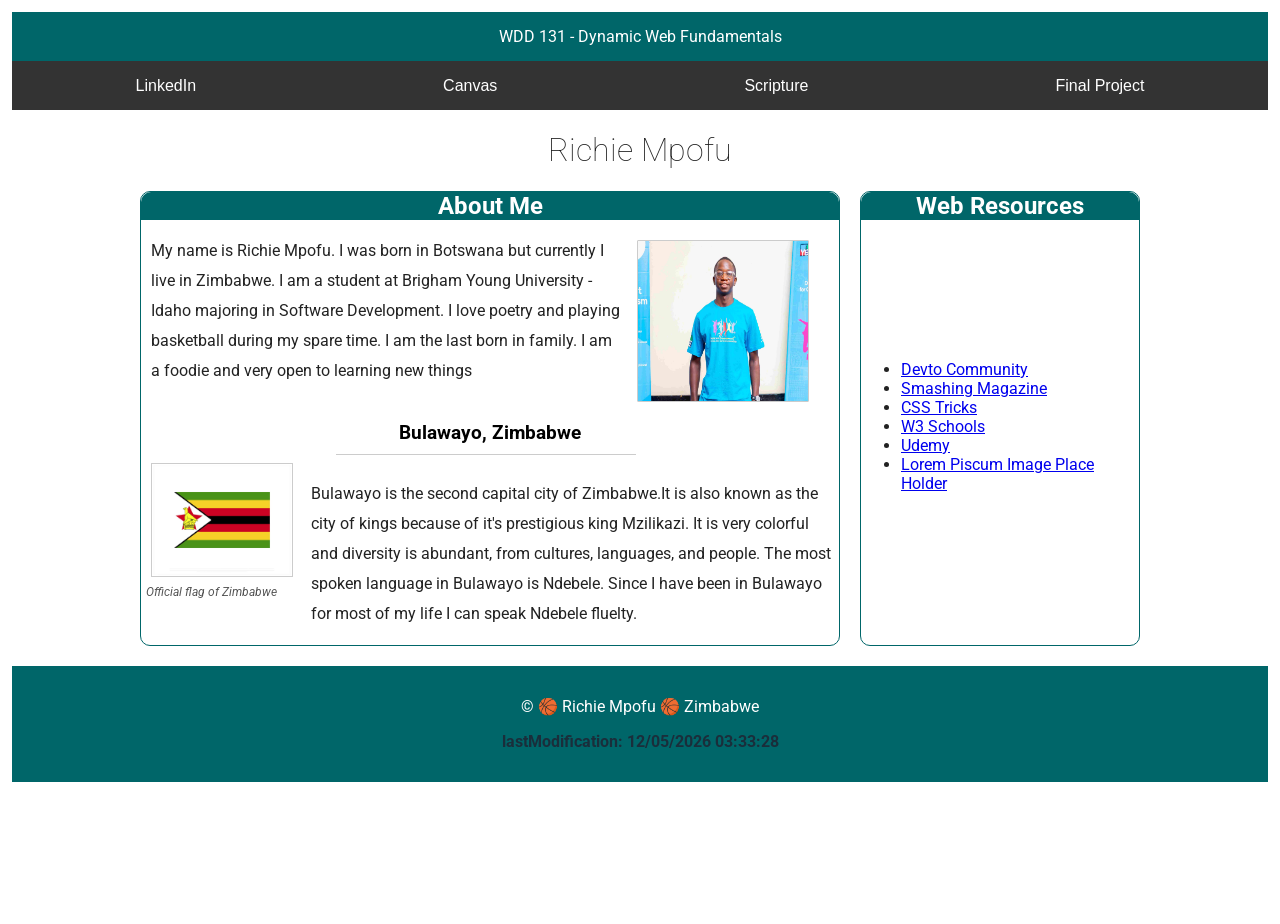
<file: index.html>
<!DOCTYPE html>
<html lang="en">
<head>
    <meta charset="UTF-8">
    <meta name="description" content="My name is Richie Mpofu, this is the WDD 131 - Dynamic Web Fundamentals course. This is the landing page ">
    <meta name="viewport" content="width=device-width, initial-scale=1.0">
    <meta name="author" content="Richie Mpofu">
    <title>WDD 131 - Dynamic Web Fundamentals - Richie Mpofu</title>
    <link rel="stylesheet" href="styles/base.css">
    <script defer src="scripts/getdates.js"></script>

    <link rel="preconnect" href="https://fonts.googleapis.com">
    <link rel="preconnect" href="https://fonts.gstatic.com" crossorigin>
    <link href="https://fonts.googleapis.com/css2?family=Roboto:ital,wght@0,100..900;1,100..900&display=swap" rel="stylesheet">

</head>
<body>
    <header><span id="course-title">WDD 131 - Dynamic Web Fundamentals</span></header>
        <nav>
            <ul>
            <li><a href="www.linkedin.com/in/richie-mallory-742467442">LinkedIn</a></li>
            <li><a href="https://byupw.instructure.com/">Canvas</a></li>
            <li><a href="https://www.churchofjesuschrist.org/study/scriptures/ot/prov/3?lang=eng">Scripture</a></li>
            <li><a href="">Final Project</a></li>
            </ul>
        </nav>
    
        <main>
        <h1>Richie Mpofu</h1>
        <div class="middle-layout">
            <section class="card">
            <h2 class="card-title">About Me</h2>
            <div class="card-content">
                    <div class="bio-container">
                        <p>My name is Richie Mpofu. I was born in Botswana but currently I live in Zimbabwe. I am a student at Brigham Young University - Idaho majoring in Software Development. I love poetry and playing basketball during my spare time. I am the last born in family. I am a foodie and very open to learning new things</p>
                        <img src="images/profile.jpg" alt="Richie Mpofu">
                    </div>
                <div class="location-section">
                <h3 class="location-title">Bulawayo, Zimbabwe</h3>

                <hr>
                    <div class="location-details">
                    <figure class="flag-box">
                        <img src="images/zimbabweflag.avif" alt="Zimbabwe Flag">
                        <figcaption>Official flag of Zimbabwe</figcaption>
                    </figure>
                    <p>Bulawayo is the second capital city of Zimbabwe.It is also known as the city of kings because of it's prestigious king Mzilikazi. It is very colorful and diversity is abundant, from cultures, languages, and people. The most spoken language in Bulawayo is Ndebele. Since I have been in Bulawayo for most of my life I can speak Ndebele fluelty.</p>
                    </div>
                </div>
            </div>
            </section>
            <section class="card">
                <h2 class="card-title">Web Resources</h2>
                    <ul>
                        <li><a href="https://dev.to/">Devto Community</a></li>
                        <li><a href="https://www.smashingmagazine.com/">Smashing Magazine</a></li>
                        <li><a href="https://css-tricks.com/">CSS Tricks</a></li>
                        <li><a href="https://www.w3schools.com/">W3 Schools</a></li>
                        <li><a href="https://www.udemy.com/?im_ref=XE6wnfVtsxyZTmiTCHRhOU8WUkryQzQXNxfW0Y0&gad_source=1&gad_campaignid=24251123759&gbraid=0AAAAA9SOgSoDe7Tpqe7t6f50tmt0xnRSy&gclid=Cj0KCQiA77DXBhCHARIsAHf2MNp6Ea4Dy3v6qmukOjO9t-MttzBJPMr1rM9kiLyxVfRadfZAFjPS6SIaAr1mEALw_wcB">Udemy</a></li>
                        <li><a href="https://picsum.photos/">Lorem Piscum Image Place Holder</a></li>
                    </ul>
            </section>
        </div>
        </main>
    <footer>
        <p>©<span id="currentyear"></span> 🏀 Richie Mpofu 🏀 Zimbabwe</p>
        <p class="date">lastModification: <span id="lastModified"></span></p>
    </footer>
</body>
</html>
</file>
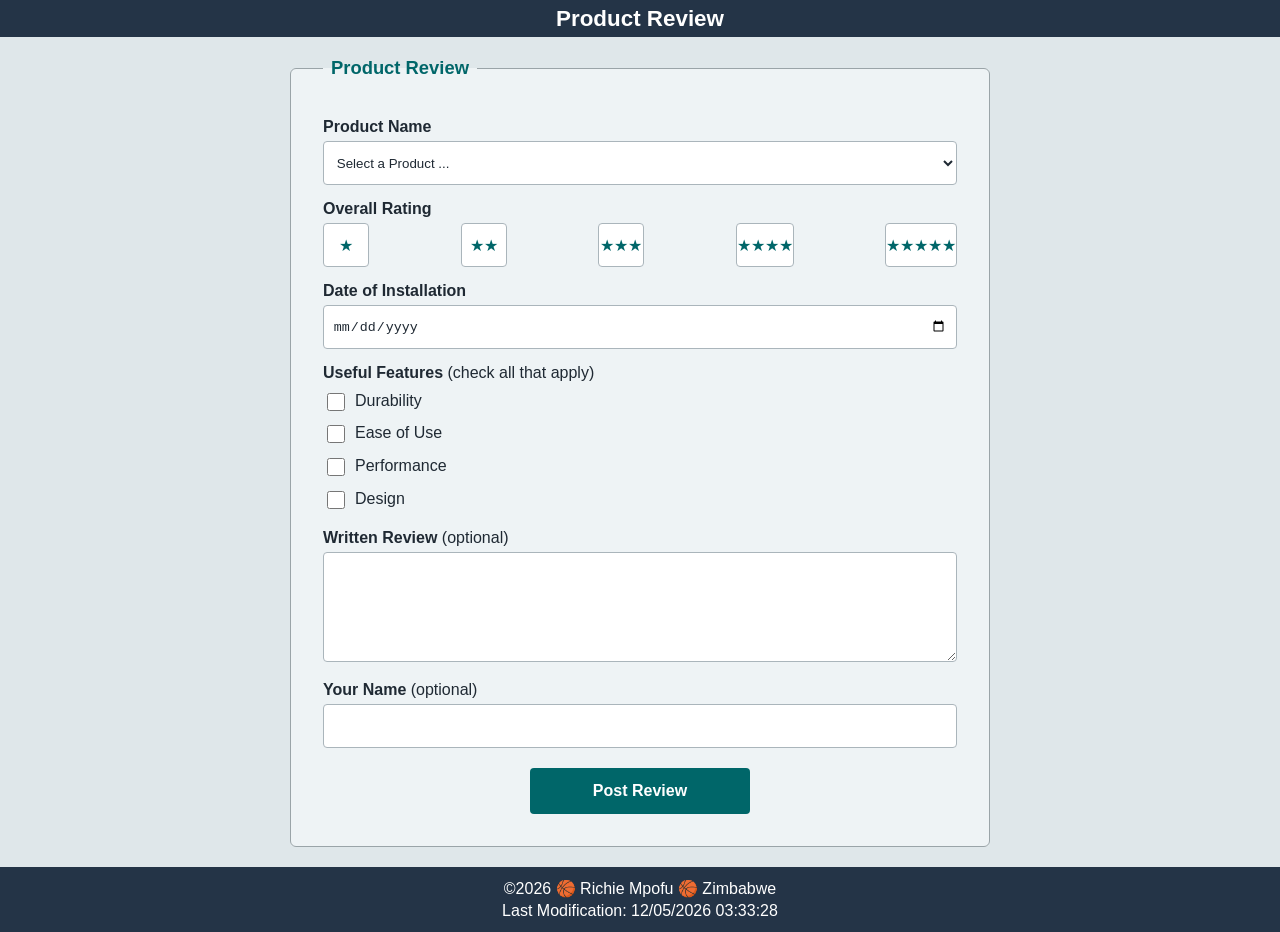
<file: form.html>
<!DOCTYPE html>
<html lang="en">
<head>
    <meta charset="UTF-8">
    <meta name="viewport" content="width=device-width, initial-scale=1.0">
    <meta name="description" content="Submit a product review with a rating, installation date, useful features, and comments.">
    <meta name="author" content="Richie Mpofu">
    <title>Product Review</title>
    <link rel="stylesheet" href="styles/form.css">
    <link rel="stylesheet" href="styles/form-large.css">
    <script defer src="scripts/form.js"></script>
</head>
<body>
    <header>
        <p class="form-title">Product Review</p>
    </header>

    <main>
        <form method="get" action="review.html" class="review-form">
            <fieldset>
                <legend>Product Review</legend>

                <label for="productName">Product Name</label>
                <select id="productName" name="productName" required>
                    <option value="" selected disabled>Select a Product ...</option>
                </select>

                <p class="field-label">Overall Rating</p>
                <div class="rating" role="group" aria-label="Overall rating">
                    <input type="radio" id="rating1" name="rating" value="1" required>
                    <label for="rating1" title="1 star"><span aria-hidden="true">★</span><span class="sr-only">1 star</span></label>

                    <input type="radio" id="rating2" name="rating" value="2" required>
                    <label for="rating2" title="2 stars"><span aria-hidden="true">★★</span><span class="sr-only">2 stars</span></label>

                    <input type="radio" id="rating3" name="rating" value="3" required>
                    <label for="rating3" title="3 stars"><span aria-hidden="true">★★★</span><span class="sr-only">3 stars</span></label>

                    <input type="radio" id="rating4" name="rating" value="4" required>
                    <label for="rating4" title="4 stars"><span aria-hidden="true">★★★★</span><span class="sr-only">4 stars</span></label>

                    <input type="radio" id="rating5" name="rating" value="5" required>
                    <label for="rating5" title="5 stars"><span aria-hidden="true">★★★★★</span><span class="sr-only">5 stars</span></label>
                </div>

                <label for="installDate">Date of Installation</label>
                <input type="date" id="installDate" name="installDate" required>

                <p class="field-label">Useful Features <span>(check all that apply)</span></p>
                <div class="features">
                    <label for="durability"><input type="checkbox" id="durability" name="features" value="Durability"> Durability</label>
                    <label for="ease"><input type="checkbox" id="ease" name="features" value="Ease of Use"> Ease of Use</label>
                    <label for="performance"><input type="checkbox" id="performance" name="features" value="Performance"> Performance</label>
                    <label for="design"><input type="checkbox" id="design" name="features" value="Design"> Design</label>
                </div>

                <label for="writtenReview">Written Review <span>(optional)</span></label>
                <textarea id="writtenReview" name="writtenReview" rows="5"></textarea>

                <label for="userName">Your Name <span>(optional)</span></label>
                <input type="text" id="userName" name="userName">

                <input type="submit" value="Post Review">
            </fieldset>
        </form>
    </main>

    <footer>
        <p>©<span id="currentyear"></span> 🏀 Richie Mpofu 🏀 Zimbabwe</p>
        <p>Last Modification: <span id="lastModified"></span></p>
    </footer>
</body>
</html>
</file>
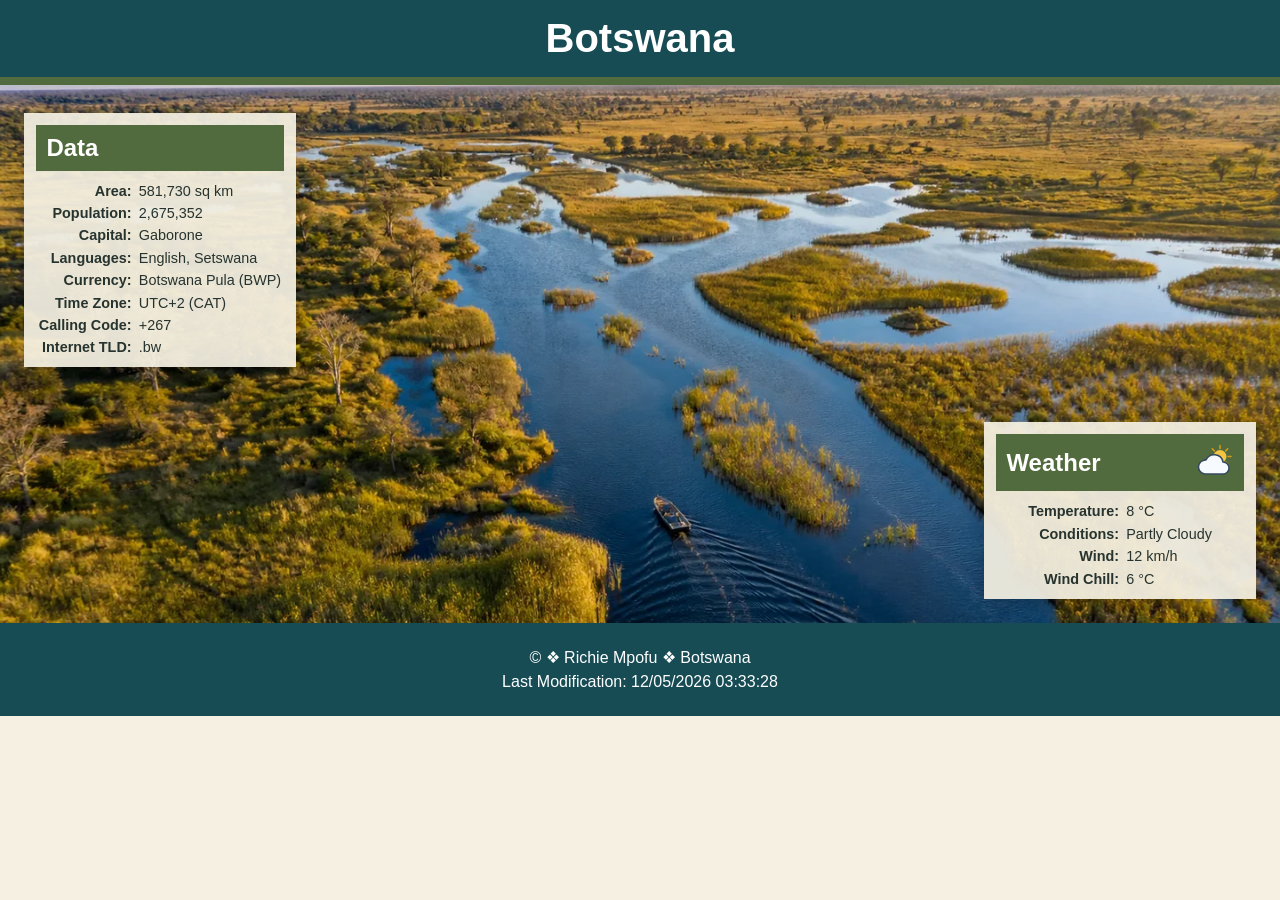
<file: place.html>
<!DOCTYPE html>
<html lang="en">
<head>
    <meta charset="UTF-8">
    <meta name="viewport" content="width=device-width, initial-scale=1.0">
    <meta name="description" content="Explore Botswana: key country facts, geography, and current weather conditions.">
    <meta name="author" content="Richie Mpofu">
    <title>Botswana - Country Profile</title>
    <link rel="stylesheet" href="styles/place.css">
    <link rel="stylesheet" href="styles/place-large.css" media="(min-width: 768px)">
    <script defer src="scripts/place.js"></script>
</head>
<body>
    <header>
        <h1>Botswana</h1>
    </header>
    <main>
        <div class="hero">
            <picture>
                <source media="(min-width: 768px)" srcset="images/botswana.webp" type="image/webp">
                <img src="images/botswana-mobile.webp" alt="Aerial view of waterways winding through the Okavango Delta in Botswana" width="640" height="360">
            </picture>
        </div>

        <section class="data">
            <h2>Data</h2>
            <dl>
                <dt>Area:</dt>
                <dd>581,730 sq km</dd>
                <dt>Population:</dt>
                <dd>2,675,352</dd>
                <dt>Capital:</dt>
                <dd>Gaborone</dd>
                <dt>Languages:</dt>
                <dd>English, Setswana</dd>
                <dt>Currency:</dt>
                <dd>Botswana Pula (BWP)</dd>
                <dt>Time Zone:</dt>
                <dd>UTC+2 (CAT)</dd>
                <dt>Calling Code:</dt>
                <dd>+267</dd>
                <dt>Internet TLD:</dt>
                <dd>.bw</dd>
            </dl>
        </section>

        <section class="weather">
            <h2>Weather</h2>
            <dl>
                <dt>Temperature:</dt>
                <dd>8 °C</dd>
                <dt>Conditions:</dt>
                <dd>Partly Cloudy</dd>
                <dt>Wind:</dt>
                <dd>12 km/h</dd>
                <dt>Wind Chill:</dt>
                <dd><span id="windchill"></span></dd>
            </dl>
        </section>
    </main>
    <footer>
        <p>©<span id="currentyear"></span> ❖ Richie Mpofu ❖ Botswana</p>
        <p>Last Modification: <span id="lastModified"></span></p>
    </footer>
</body>
</html>
</file>
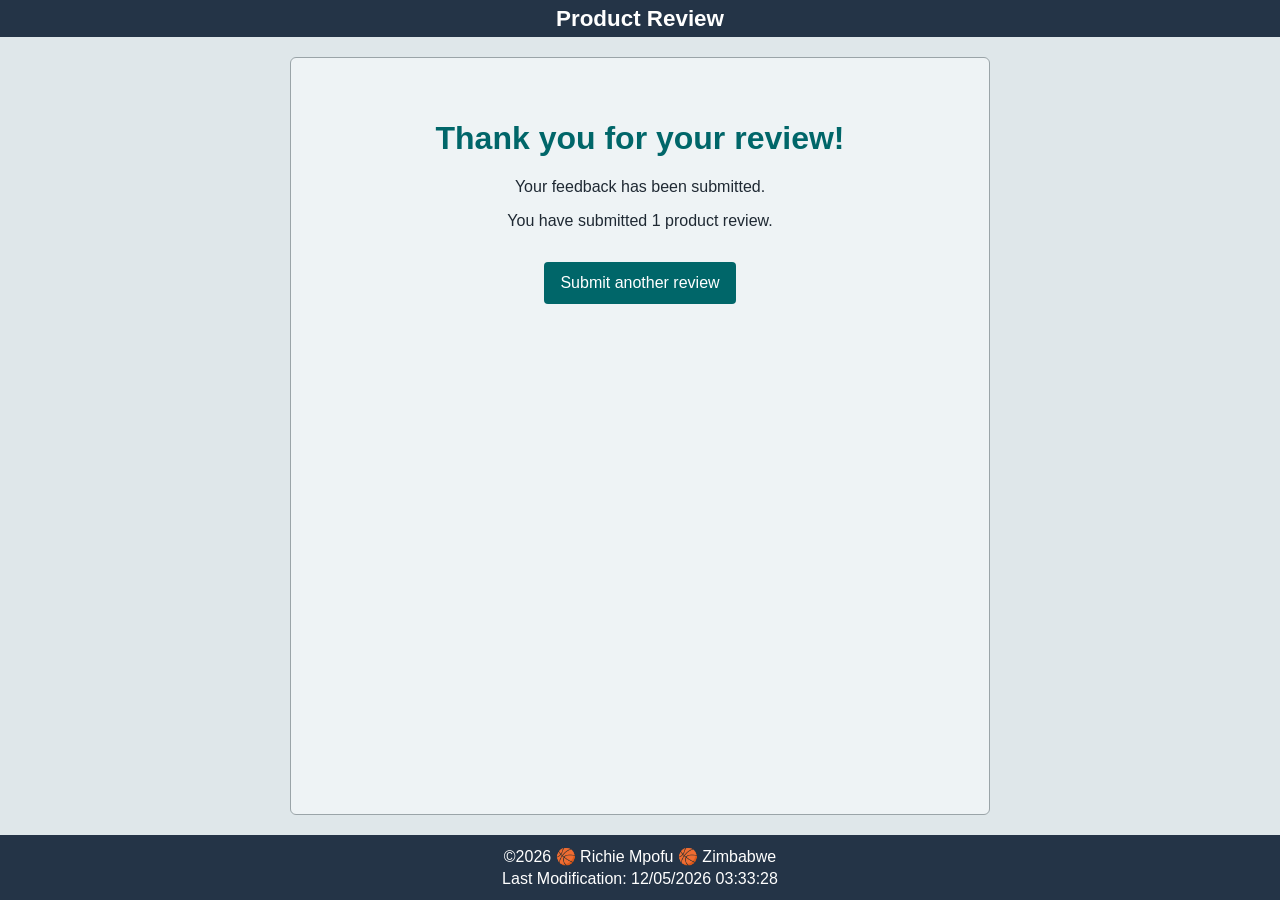
<file: review.html>
<!DOCTYPE html>
<html lang="en">
<head>
    <meta charset="UTF-8">
    <meta name="viewport" content="width=device-width, initial-scale=1.0">
    <meta name="description" content="Confirmation page for a submitted product review.">
    <meta name="author" content="Richie Mpofu">
    <title>Review Submitted</title>
    <link rel="stylesheet" href="styles/form.css">
    <link rel="stylesheet" href="styles/form-large.css">
    <script defer src="scripts/form.js"></script>
</head>
<body>
    <header>
        <p class="form-title">Product Review</p>
    </header>

    <main class="confirmation">
        <h1>Thank you for your review!</h1>
        <p>Your feedback has been submitted.</p>
        <p id="reviewCount"></p>
        <a class="back-link" href="form.html">Submit another review</a>
    </main>

    <footer>
        <p>©<span id="currentyear"></span> 🏀 Richie Mpofu 🏀 Zimbabwe</p>
        <p>Last Modification: <span id="lastModified"></span></p>
    </footer>
</body>
</html>
</file>
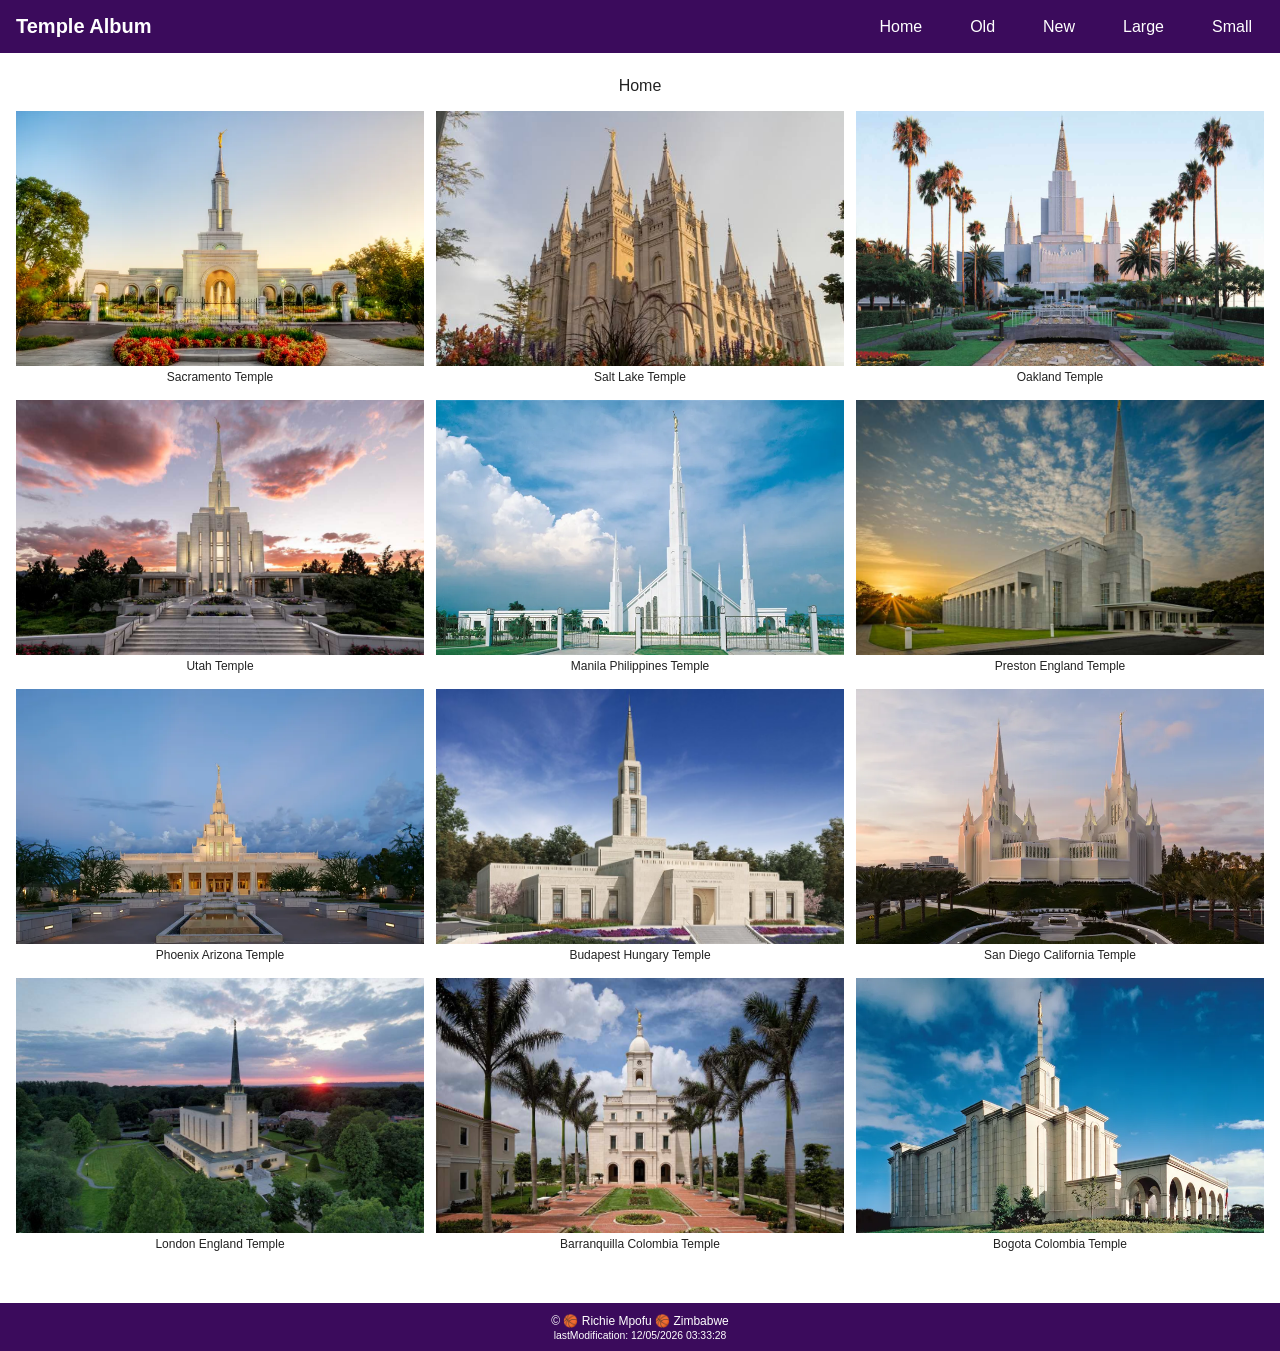
<file: temples.html>
<!DOCTYPE html>
<html lang="en">
<head>
    <meta charset="UTF-8">
    <meta name="viewport" content="width=device-width, initial-scale=1.0">
    <meta name="description" content="A responsive website for temples.">
    <link rel="stylesheet" href="styles/temples.css">
    <link rel="stylesheet" href="styles/temples-large.css">
    <script defer src="scripts/temples.js"></script>
    <title>Temple Album</title>
</head>
<body>
    <header class="header">
        <h1>Temple Album</h1>
        <button class="menu-toggle" type="button" aria-controls="primary-navigation" aria-expanded="false" aria-label="Open navigation menu">
            <span aria-hidden="true">☰</span>
        </button>
        <nav id="primary-navigation">
            <ul>
                <li><a href="#">Home</a></li>
                <li><a href="#">Old</a></li>
                <li><a href="#">New</a></li>
                <li><a href="#">Large</a></li>
                <li><a href="#">Small</a></li>
            </ul>
        </nav>
    </header>
    
    <main>
        <h1>Home</h1>
        <figure>
            <img src="images/sacramento_temple_lds.webp" alt="Temple">
            <figcaption>Sacramento Temple</figcaption>
        </figure>

        <figure>
            <img src="images/salt_lake_temple.jfif" alt="Salt Lake Temple">
            <figcaption>Salt Lake Temple</figcaption>
        </figure>

        <figure>
            <img src="images/oakland_temple.jpg" alt="Oakland Temple">
            <figcaption>Oakland Temple</figcaption>
        </figure>

        <figure>
            <img src="images/utah-temple.jpg" alt="Utah Temple">
            <figcaption>Utah Temple</figcaption>
        </figure>

        <figure>
            <img src="images/manila_philippines_temple_lds.webp" alt="Manila Philippines Temple">
            <figcaption>Manila Philippines Temple</figcaption>
        </figure>

        <figure>
            <img src="images/preston-england-temple.jpg" alt="Preston England Temple">
            <figcaption>Preston England Temple</figcaption>
        </figure>

        <figure>
            <img src="images/phoenix_arizona_temple.webp" alt="Phoenix Arizona Temple">
            <figcaption>Phoenix Arizona Temple</figcaption>
        </figure>

        <figure>
            <img src="images/budapest-hungary-temple.jpg" alt="Budapest Hungary Temple">
            <figcaption>Budapest Hungary Temple</figcaption>
        </figure>

        <figure>
            <img src="images/san_diego_california_temple.webp" alt="San Diego California Temple">
            <figcaption>San Diego California Temple</figcaption>
        </figure>

        <figure>
            <img src="images/london-england-temple.jpg" alt="London England Temple">
            <figcaption>London England Temple</figcaption>
        </figure>

        <figure>
            <img src="images/barranquilla-colombia-temple.jpg" alt="Barranquilla Colombia Temple">
            <figcaption>Barranquilla Colombia Temple</figcaption>
        </figure>

        <figure>
            <img src="images/bogota_colombia_temple_lds.webp" alt="Bogota Colombia Temple">
            <figcaption>Bogota Colombia Temple</figcaption>
        </figure>
    </main>
    <footer>
        <p>©<span id="currentyear"></span> 🏀 Richie Mpofu 🏀 Zimbabwe</p>
        <p class="date">lastModification: <span id="lastModified"></span></p>
    </footer>
</body>
</html>
</file>
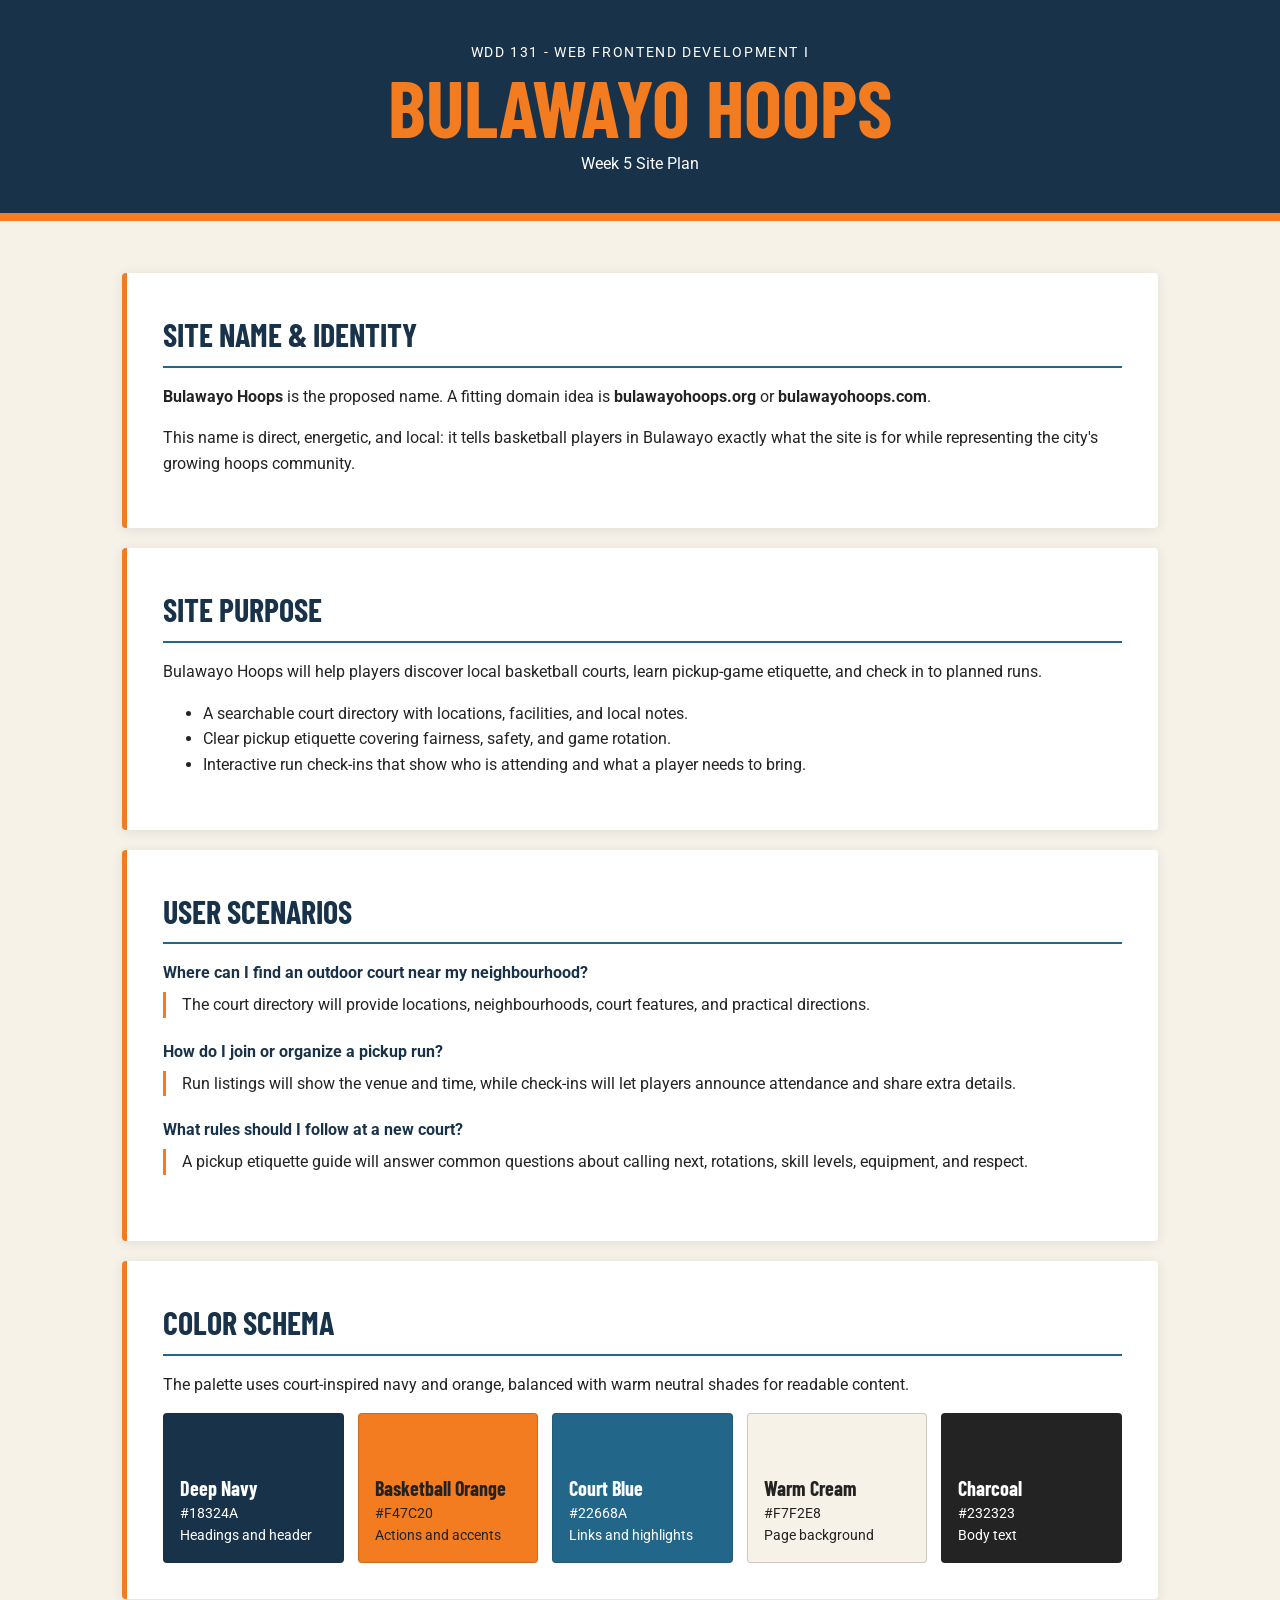
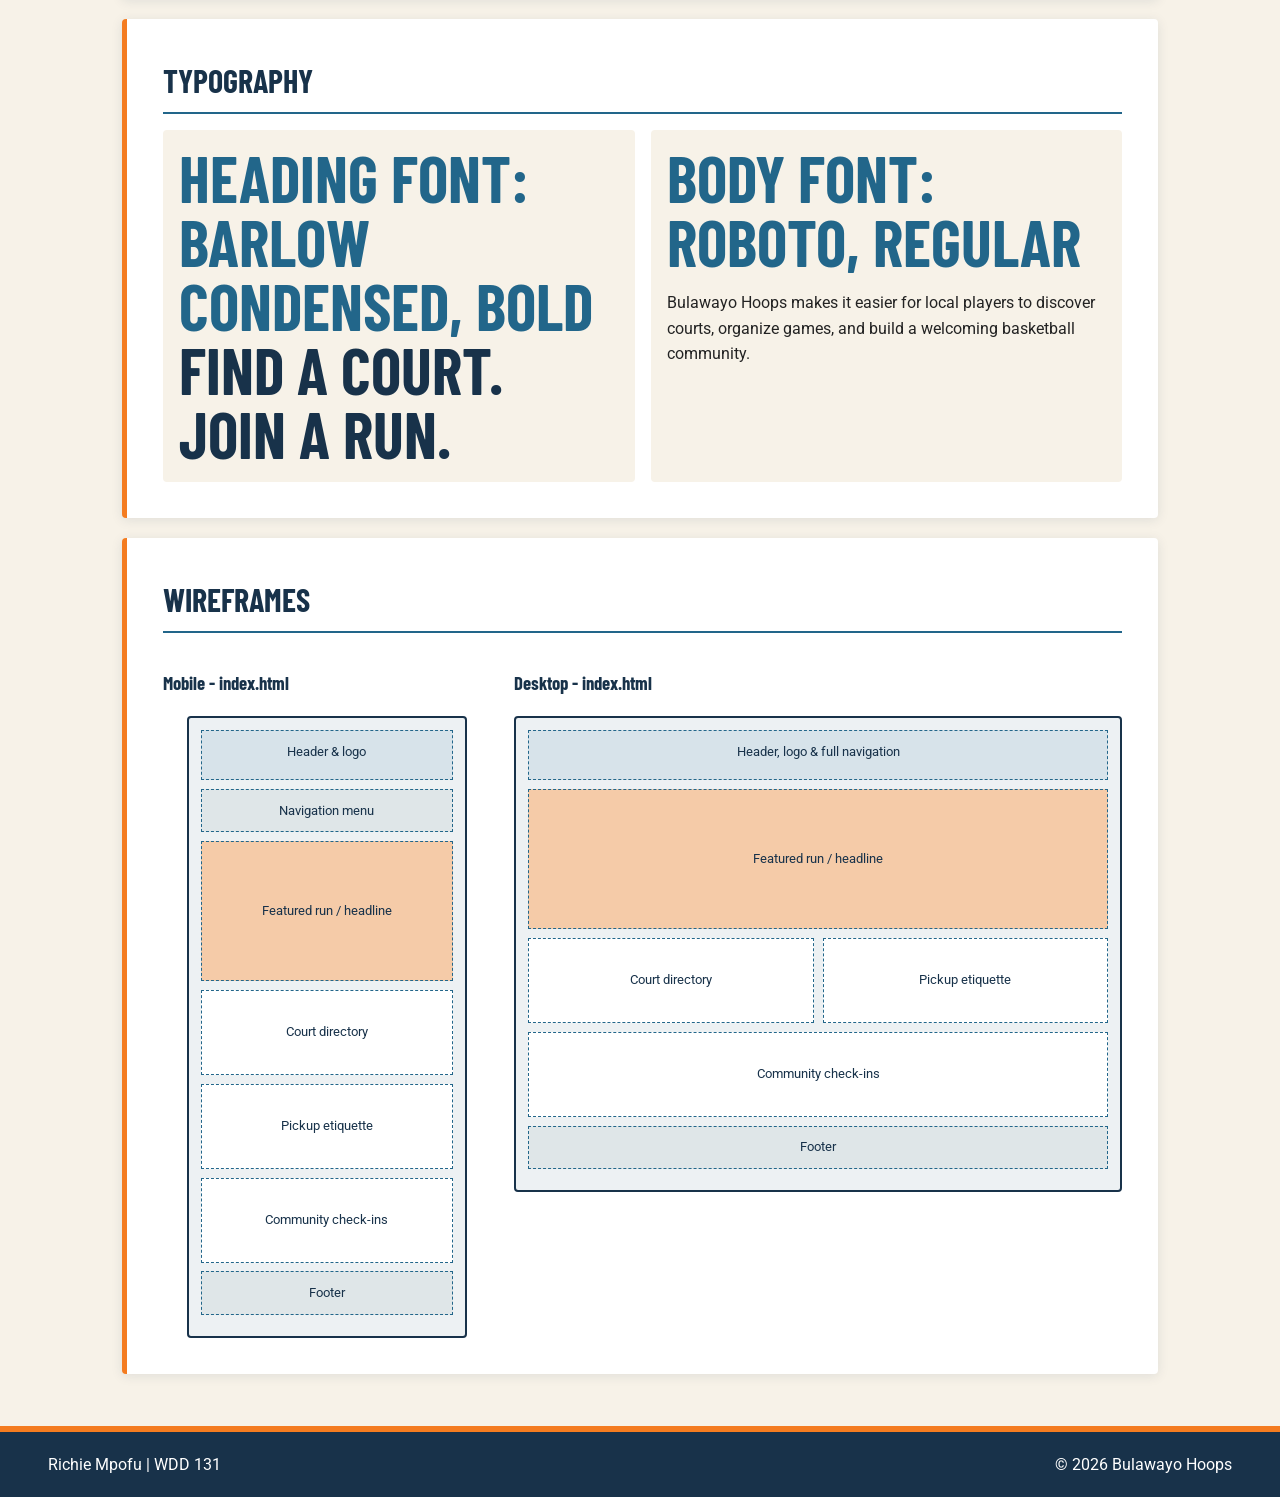
<file: project/siteplan.html>
<!DOCTYPE html>
<html lang="en">
<head>
  <meta charset="UTF-8">
  <meta name="viewport" content="width=device-width, initial-scale=1.0">
  <meta name="description" content="Week 5 site plan for Bulawayo Hoops, a basketball community and court finder website for Bulawayo.">
  <meta name="author" content="Richie Mpofu">
  <title>Bulawayo Hoops | Week 5 Site Plan</title>
  <link rel="stylesheet" href="styles/siteplan.css">
  <link rel="preconnect" href="https://fonts.googleapis.com">
  <link rel="preconnect" href="https://fonts.gstatic.com" crossorigin>
  <link href="https://fonts.googleapis.com/css2?family=Barlow+Condensed:wght@500;600;700;800&family=Roboto:wght@400;500;700&display=swap" rel="stylesheet">
</head>
<body>
  <header class="site-header">
    <p class="eyebrow">WDD 131 - Web Frontend Development I</p>
    <h1>Bulawayo Hoops</h1>
    <p>Week 5 Site Plan</p>
  </header>

  <main>
    <section>
      <h2>Site Name &amp; Identity</h2>
      <p><strong>Bulawayo Hoops</strong> is the proposed name. A fitting domain idea is <strong>bulawayohoops.org</strong> or <strong>bulawayohoops.com</strong>.</p>
      <p>This name is direct, energetic, and local: it tells basketball players in Bulawayo exactly what the site is for while representing the city's growing hoops community.</p>
    </section>

    <section>
      <h2>Site Purpose</h2>
      <p>Bulawayo Hoops will help players discover local basketball courts, learn pickup-game etiquette, and check in to planned runs.</p>
      <ul>
        <li>A searchable court directory with locations, facilities, and local notes.</li>
        <li>Clear pickup etiquette covering fairness, safety, and game rotation.</li>
        <li>Interactive run check-ins that show who is attending and what a player needs to bring.</li>
      </ul>
    </section>

    <section>
      <h2>User Scenarios</h2>
      <dl class="scenarios">
        <dt>Where can I find an outdoor court near my neighbourhood?</dt>
        <dd>The court directory will provide locations, neighbourhoods, court features, and practical directions.</dd>

        <dt>How do I join or organize a pickup run?</dt>
        <dd>Run listings will show the venue and time, while check-ins will let players announce attendance and share extra details.</dd>

        <dt>What rules should I follow at a new court?</dt>
        <dd>A pickup etiquette guide will answer common questions about calling next, rotations, skill levels, equipment, and respect.</dd>
      </dl>
    </section>

    <section>
      <h2>Color Schema</h2>
      <p>The palette uses court-inspired navy and orange, balanced with warm neutral shades for readable content.</p>
      <div class="swatch-grid">
        <article class="swatch swatch-navy">
          <h3>Deep Navy</h3>
          <span>#18324A</span>
          <span>Headings and header</span>
        </article>
        <article class="swatch swatch-orange">
          <h3>Basketball Orange</h3>
          <span>#F47C20</span>
          <span>Actions and accents</span>
        </article>
        <article class="swatch swatch-blue">
          <h3>Court Blue</h3>
          <span>#22668A</span>
          <span>Links and highlights</span>
        </article>
        <article class="swatch swatch-cream">
          <h3>Warm Cream</h3>
          <span>#F7F2E8</span>
          <span>Page background</span>
        </article>
        <article class="swatch swatch-charcoal">
          <h3>Charcoal</h3>
          <span>#232323</span>
          <span>Body text</span>
        </article>
      </div>
    </section>

    <section>
      <h2>Typography</h2>
      <div class="type-samples">
        <article>
          <h3 class="type-label">Heading font: Barlow Condensed, bold</h3>
          <h3>Find a Court. Join a Run.</h3>
        </article>
        <article>
          <h3 class="type-label">Body font: Roboto, regular</h3>
          <p>Bulawayo Hoops makes it easier for local players to discover courts, organize games, and build a welcoming basketball community.</p>
        </article>
      </div>
    </section>

    <section>
      <h2>Wireframes</h2>
      <div class="wireframe-grid">
        <article>
          <h3>Mobile - index.html</h3>
          <div class="wireframe mobile-wireframe" role="img" aria-label="Mobile page wireframe">
            <div class="wire-block header-block">Header &amp; logo</div>
            <div class="wire-block nav-block">Navigation menu</div>
            <div class="wire-block hero-block">Featured run / headline</div>
            <div class="wire-block content-block">Court directory</div>
            <div class="wire-block content-block">Pickup etiquette</div>
            <div class="wire-block content-block">Community check-ins</div>
            <div class="wire-block footer-block">Footer</div>
          </div>
        </article>

        <article>
          <h3>Desktop - index.html</h3>
          <div class="wireframe desktop-wireframe" role="img" aria-label="Desktop page wireframe">
            <div class="wire-block header-block">Header, logo &amp; full navigation</div>
            <div class="wire-block hero-block">Featured run / headline</div>
            <div class="wire-columns">
              <div class="wire-block content-block">Court directory</div>
              <div class="wire-block content-block">Pickup etiquette</div>
            </div>
            <div class="wire-block content-block">Community check-ins</div>
            <div class="wire-block footer-block">Footer</div>
          </div>
        </article>
      </div>
    </section>
  </main>

  <footer>
    <p>Richie Mpofu | WDD 131</p>
    <p>© 2026 Bulawayo Hoops</p>
  </footer>
</body>
</html>
</file>
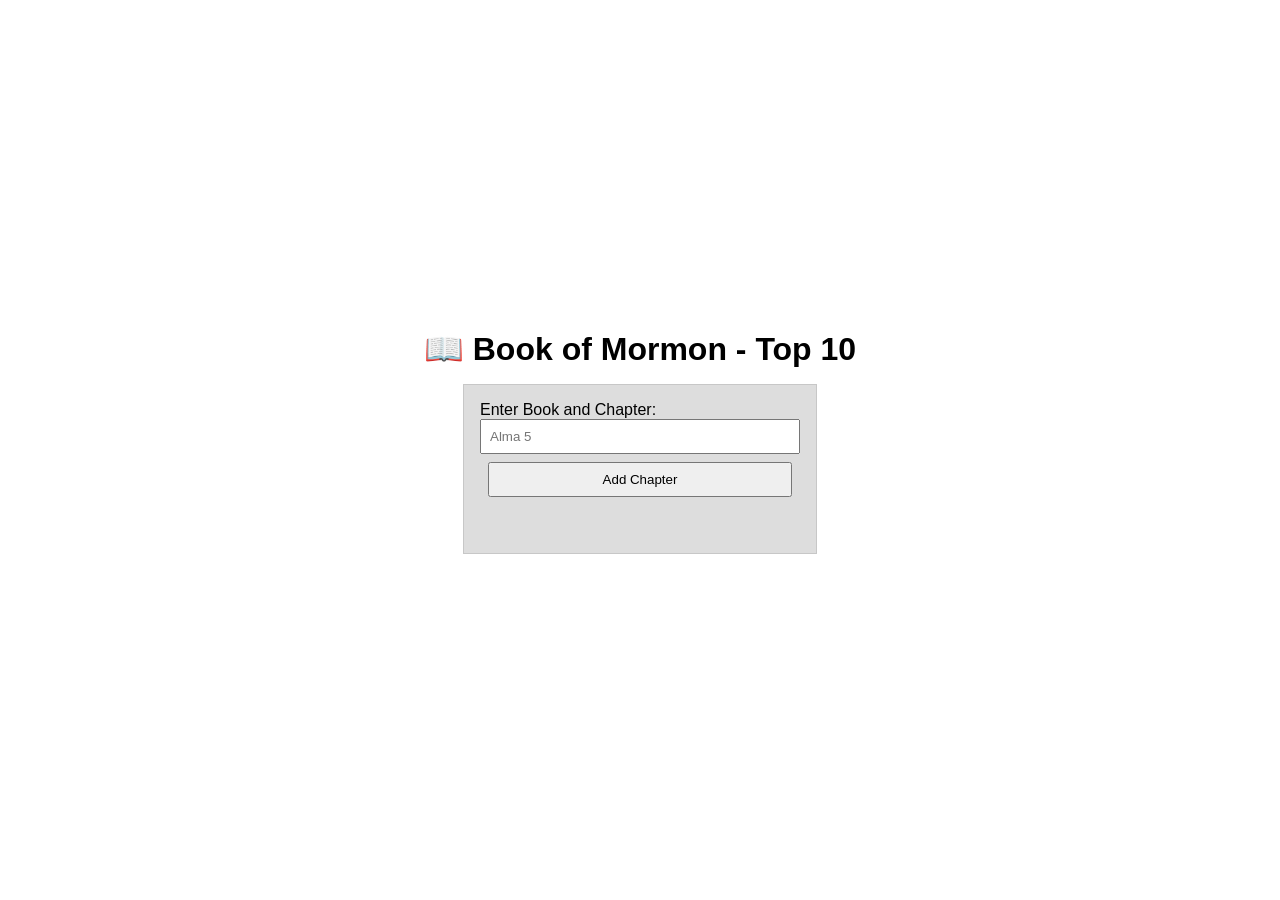
<file: week02/bom.html>
<!DOCTYPE html>
<html lang="en">
<head>
    <meta charset="UTF-8">
    <meta name="viewport" content="width=device-width, initial-scale=1.0">
    <meta name="description" content="A responsive media query demonstration.">
    <title>Document</title>
    <meta name="author" content="Richie Mpofu">
    <script defer src="scripts/bom.js"></script>

    <link rel="preconnect" href="https://fonts.googleapis.com">
    <link rel="preconnect" href="https://fonts.gstatic.com" crossorigin>
    <link href="https://fonts.googleapis.com/css2?family=Roboto:ital,wght@0,100..900;1,100..900&display=swap" rel="stylesheet">
    <link rel="stylesheet" href="styles/bom.css">
</head>
<body>
    <h1>📖 Book of Mormon - Top 10</h1>
<main>
	<label for="favchap">Enter Book and Chapter: </label>
	<input type="text" id="favchap" placeholder="Alma 5">
	<button type="submit">Add Chapter</button>
	<ul id="list"></ul>
</main>
</body>
</html>
</file>
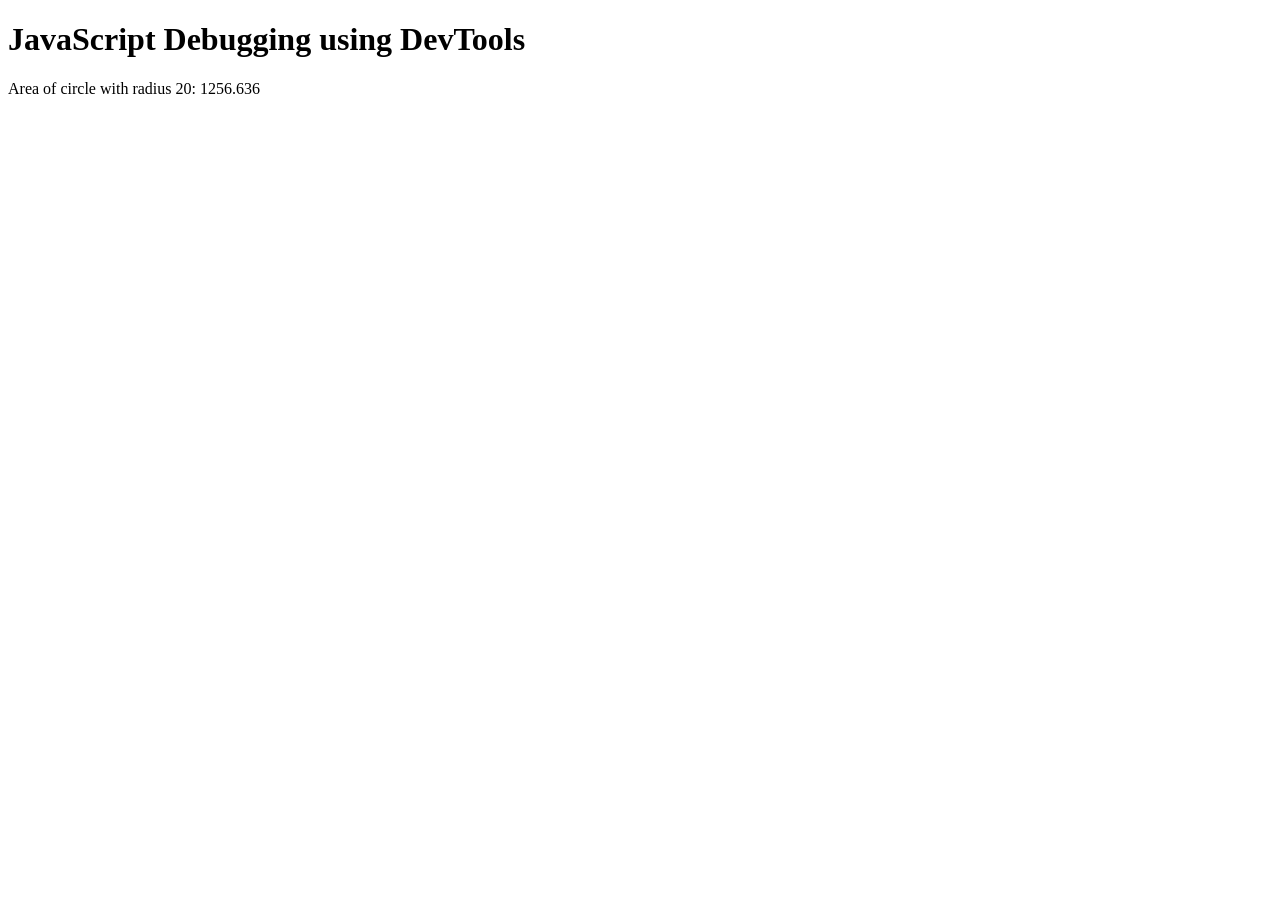
<file: week02/debugging.html>
<!DOCTYPE html>
<html lang="en">
<head>
    <meta charset="UTF-8">
    <meta name="viewport" content="width=device-width, initial-scale=1.0">
    <meta name="description" content="WDD 131 Week 02 debugging assignment.">
    <title>WDD 131 Week 02 Debugging</title>
    <script defer src="scripts/debugging.js"></script>
</head>
<body>
    <h1>JavaScript Debugging using DevTools</h1>
    <p>Area of circle with radius <span id="radius"></span>: <span id="area"></span></p>
</body>
</html>
</file>
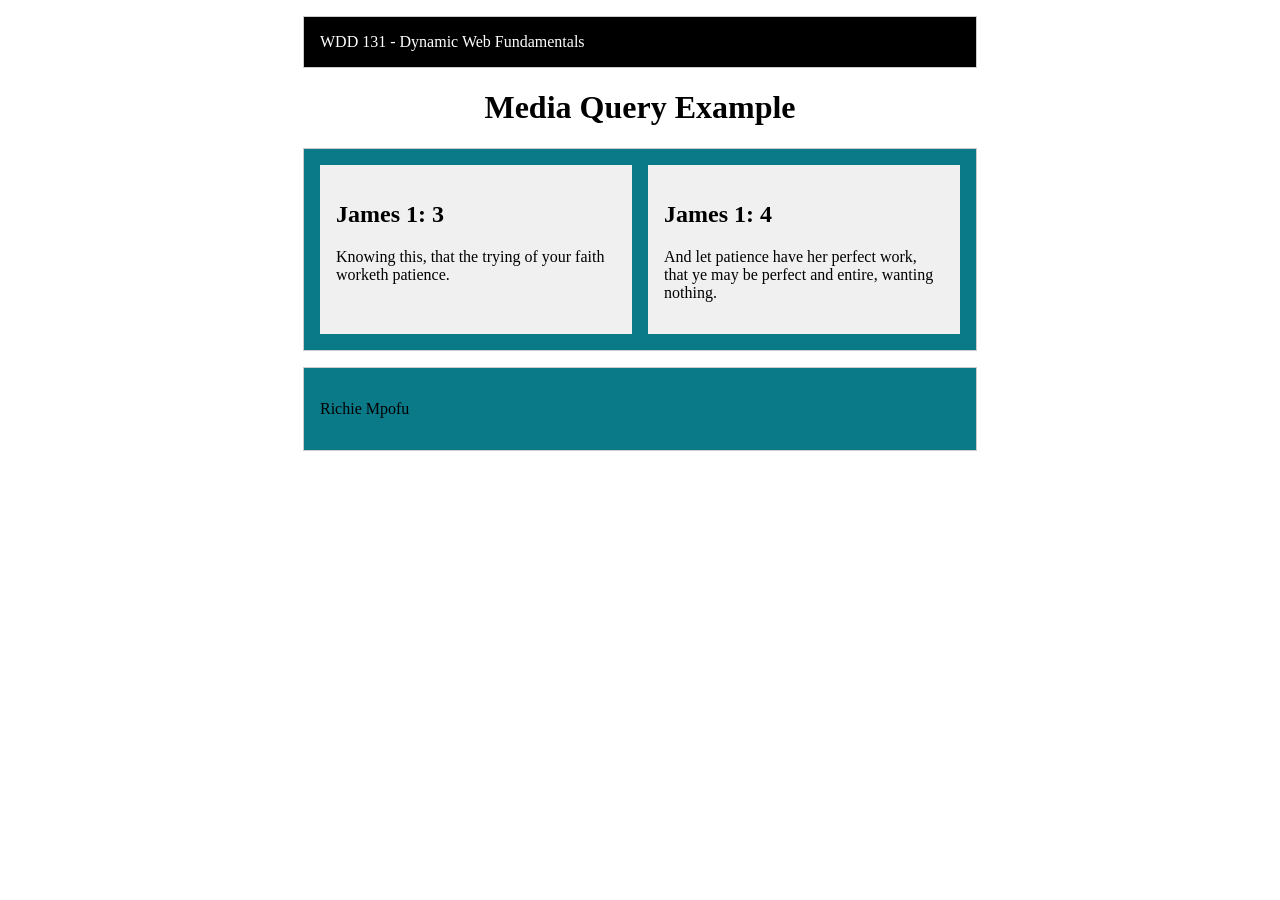
<file: week02/media-query.html>
<!DOCTYPE html>
<html lang="en">
<head>
    <meta charset="UTF-8">
    <meta name="viewport" content="width=device-width, initial-scale=1.0">
    <meta name="description" content="A responsive media query demonstration.">
    <title>Document</title>
    <meta name="author" content="Richie Mpofu">

    <link rel="preconnect" href="https://fonts.googleapis.com">
    <link rel="preconnect" href="https://fonts.gstatic.com" crossorigin>
    <link href="https://fonts.googleapis.com/css2?family=Roboto:ital,wght@0,100..900;1,100..900&display=swap" rel="stylesheet">

    <link rel="stylesheet" href="styles/media-query.css">
    <link rel="stylesheet" href="styles/media-query-large.css">
</head>

<body>
    <header><span id="course-title">WDD 131 - Dynamic Web Fundamentals</span></header>
    <h1>Media Query Example</h1>
    <main>
        <section>
            <h2>James 1: 3</h2>
            <p>Knowing this, that the trying of your faith worketh patience.</p>
        </section>
        <section>
            <h2>James 1: 4</h2>
            <p>And let patience have her perfect work, that ye may be perfect and entire, wanting nothing.</p>
        </section>
    </main>
    <footer>
        <p>Richie Mpofu</p>
    </footer>
    
</body>
</html>
</file>
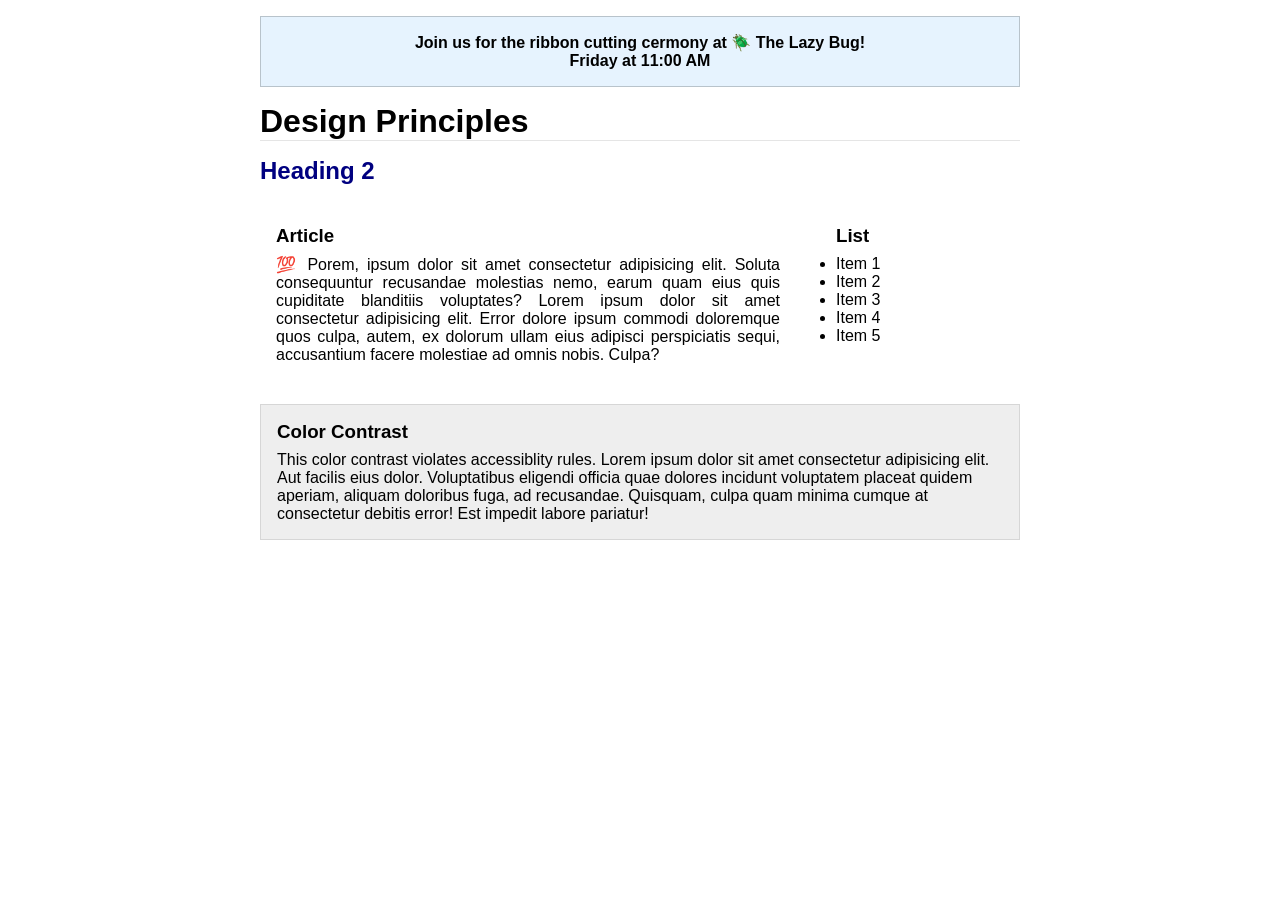
<file: week03/design.html>
<!DOCTYPE html>
<html lang="en">
<head>
    <meta charset="UTF-8">
    <meta name="viewport" content="width=device-width, initial-scale=1.0">
    <meta name="description" content="A website to practice design principles.">
    <link rel="stylesheet" href="styles/design.css">
    <title>Design Principles</title>
</head>
<body>
    <header>
	<div class="banner" behavior="alternate" direction="right">Join us for the ribbon cutting cermony at 🪲 The Lazy Bug!<br>Friday at 11:00 AM</div>
	<h1>Design Principles</h1>
</header>
<main>
	<h2>Heading 2</h2>
	<section>
		<h3>Article</h3>
		<article>
			<p>💯 Porem, ipsum dolor sit amet consectetur adipisicing elit. Soluta consequuntur recusandae molestias nemo, earum quam eius quis cupiditate blanditiis voluptates? Lorem ipsum dolor sit amet consectetur adipisicing elit. Error dolore ipsum commodi doloremque quos culpa, autem, ex dolorum ullam eius adipisci perspiciatis sequi, accusantium facere molestiae ad omnis nobis. Culpa?</p>
		</article>
	</section>
	<section>
		<h3>List</h3>
		<ul>
			<li>Item 1</li>
			<li>Item 2</li>
			<li>Item 3</li>
			<li>Item 4</li>
			<li>Item 5</li>
		</ul>
	</section>
	<div class="callout">
		<h3>Color Contrast</h3>
		<p>This color contrast violates accessiblity rules. Lorem ipsum dolor sit amet consectetur adipisicing elit. Aut facilis eius dolor. Voluptatibus eligendi officia quae dolores incidunt voluptatem placeat quidem aperiam, aliquam doloribus fuga, ad recusandae. Quisquam, culpa quam minima cumque at consectetur debitis error! Est impedit labore pariatur!</p>
	</div>
</main>
</body>
</html>
</file>
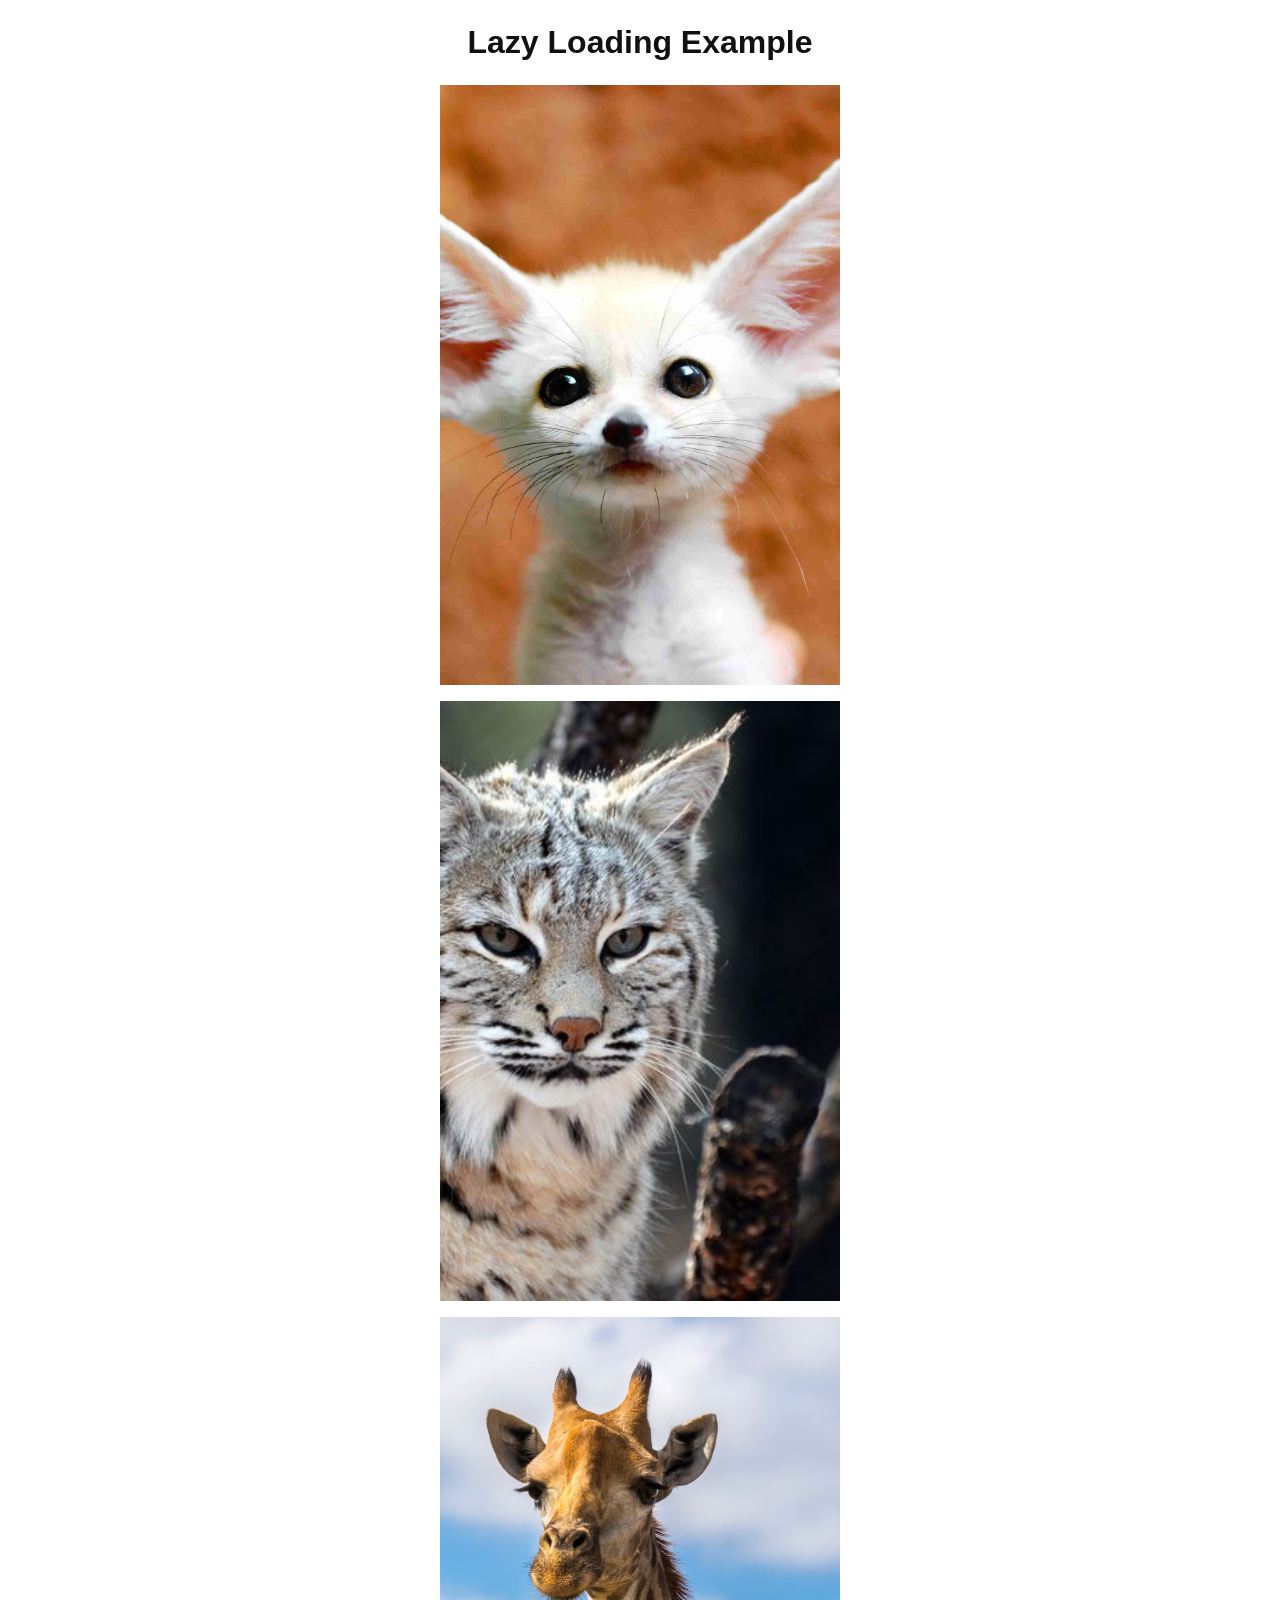
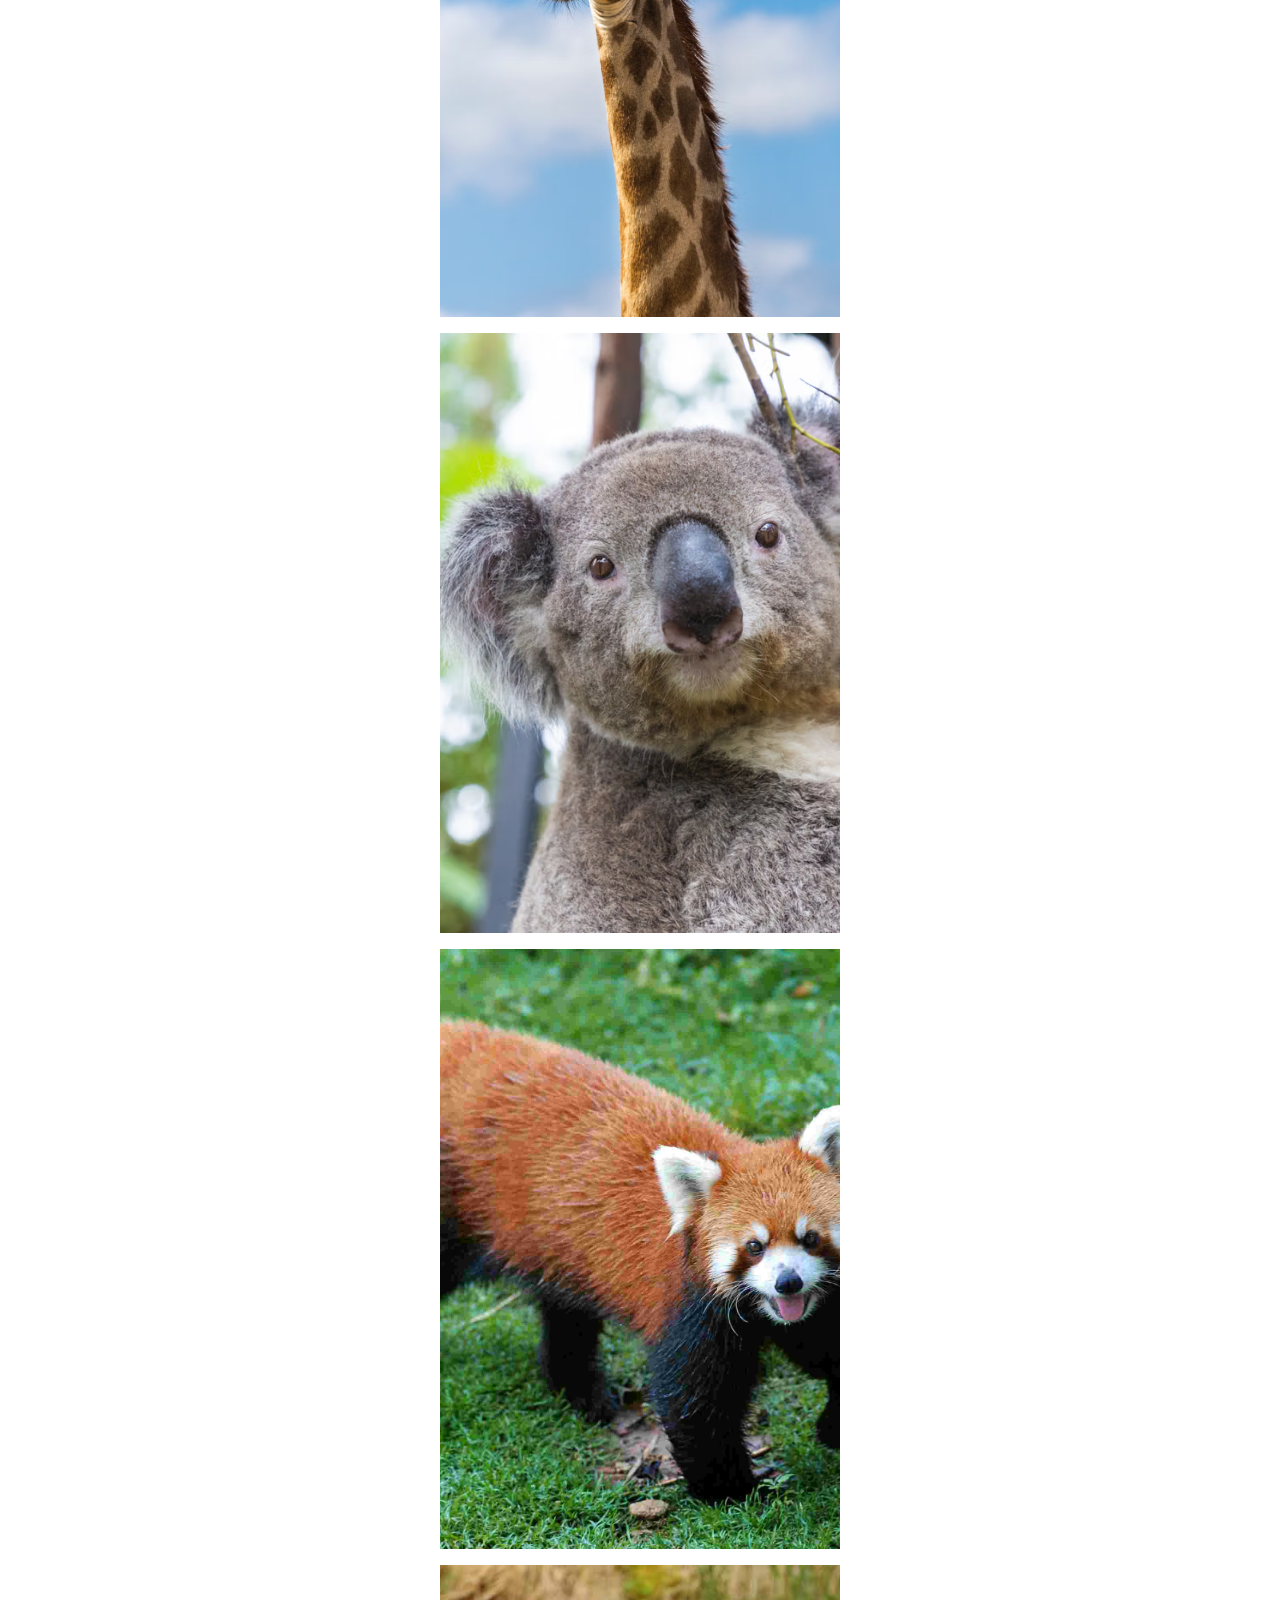
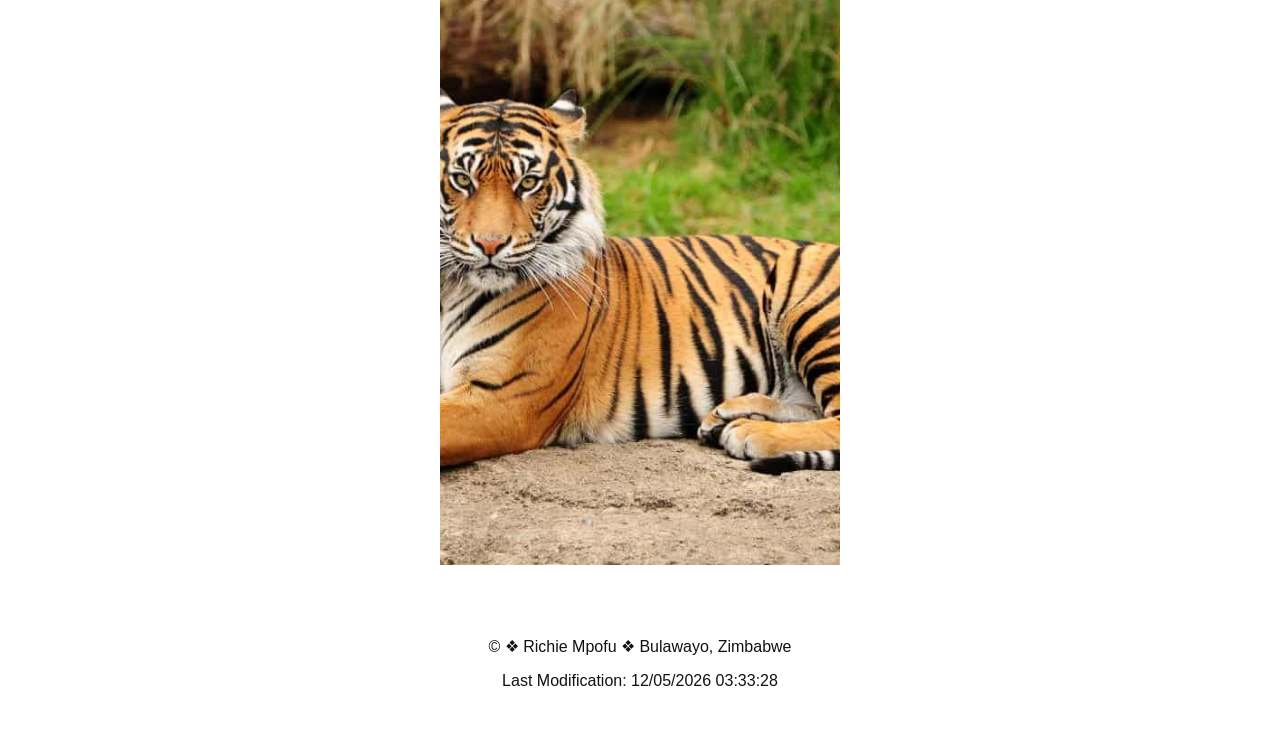
<file: week04/lazyload.html>
<!DOCTYPE html>
<html lang="en">
<head>
    <meta charset="UTF-8">
    <meta name="viewport" content="width=device-width, initial-scale=1.0">
    <meta name="description" content="Lazy loading portrait images demonstration page.">
    <title>Lazy Loading Example</title>
    <link rel="stylesheet" href="styles/lazyload.css">
    <script defer src="scripts/lazyload.js"></script>
</head>
<body>
    <main>
        <h1>Lazy Loading Example</h1>
        <img src="images/cute.jpg" alt="Cute Image" width="400" height="600" loading="lazy">
        <img src="images/fascination.jpg" alt="Another Cute Image" width="400" height="600" loading="lazy">
        <img src="images/giraffe.avif" alt="Giraffe" width="400" height="600" loading="lazy">
        <img src="images/kuala.avif" alt="Kuala Lumpur" width="400" height="600" loading="lazy">
        <img src="images/red-panda-full-body.jpg" alt="Red Panda" width="400" height="600" loading="lazy">
        <img src="images/tiger_laying.jpg" alt="Tiger Laying" width="400" height="600" loading="lazy">
    </main>
    <footer>
        <p>©<span id="currentyear"></span> ❖ Richie Mpofu ❖ Bulawayo, Zimbabwe</p>
        <p>Last Modification: <span id="lastModified"></span></p>
    </footer>
</body>
</html>
</file>
<file: styles/base.css>
body {
    font-family: "Roboto", sans-serif;
    font-weight: 400;
    margin: 12px;
    display: flex;
    flex-direction: column;
    min-height: 100vh;
    color: #222222;
}

h1 {
    font-weight: 100;
    text-align: center;
}

h3 {
    margin-top: 20%;
    text-align: center;
}

nav {
    background-color: #333333;
    padding: 15px 0;
}

nav ul {
    display: flex;
    justify-content: space-around;
    list-style-type: none;
    margin: 0;
    padding: 0;
    width: 100%;
}

nav li {
    margin: 0;
    padding: 0;
}

nav a {
    color: white;
    text-decoration: none;
    font-family: sans-serif;
}

.middle-layout {
    display: grid;
    grid-template-columns: 2.5fr 1fr;
    gap: 20px;
    max-width: 1000px;
    margin: 20px auto;
    padding: 0 10px;
}

header, footer {
    background-color: #006669;
    color: white;
    padding: 15px 0;
    text-align: center;
}

aside {
    background-color: aliceblue;
    border-radius: 10px;
    border-style: solid;
    border-color: aliceblue;
    font-weight: 400;
}

.card {
    border: 1px solid #006669;
    border-radius: 10px;
    margin: 0;
}

hr {
    border: none;
    border-top: 1px solid #ccc;
    margin-left: 195px;
    width: 60%;
    max-width: 300px;
}

.card h2 {
    margin: 0;
    text-align: center;
}

.bio-container {
    display: flex;
    gap: 15px;
    align-items: flex-start;
    margin-bottom: 20px;
}

.bio-container p {
    margin-left: 10px;
    line-height: 30px;
}

.bio-container img {
    width: 170px;
    height: 160px;
    border: 1px solid #ccc;
    border-radius: 1px;
    flex-shrink: 0;
    margin-top: 20px;
    margin-right: 30px;
}

.location-title {
    text-align: center;
    margin: 15px 0 10px 0;
    color: black;

}

.location-details {
    display: flex;
    gap: 15px;
    align-items: flex-start;
}

.location-details p {
    line-height: 30px;
    margin-left: 15px;
}

.flag-box {
    margin: 0;
    text-align: center;
    width: 140px;
    flex-shrink: 0;
}

.flag-box img {
    width: 100%;
    border: 1px solid #ccc;
    margin-left: 10px;
}

.flag-box figcaption {
    font-size: 0.75rem;
    color: #555;
    margin-top: 4px;
    margin-bottom: 0;
    text-align: center;
    font-style: italic;
}

.card-title {
    background-color: #006669;
    border-color: #006669;
    border-radius: 10px;
    border-bottom-left-radius: 0;
    border-bottom-right-radius: 0;
    color: white;
}

 ul {
    margin-top: 140px;
}

.date {
    color: #1a2e3b;
    font-weight: bold;
}
</file>
<file: styles/form.css>
* {
    box-sizing: border-box;
}

:root {
    --header: #243447;
    --accent: #006669;
    --soft: #eef3f5;
    --border: #aab5bb;
    --text: #1f2933;
}

body {
    min-height: 100vh;
    margin: 0;
    display: flex;
    flex-direction: column;
    color: var(--text);
    background: #dfe7ea;
    font-family: Arial, Helvetica, sans-serif;
}

header,
footer {
    background: var(--header);
    color: #ffffff;
    text-align: center;
}

header {
    padding: 0.35rem 1rem;
}

.form-title {
    margin: 0;
    font-size: 1.4rem;
    font-weight: 700;
}

main {
    width: min(92%, 620px);
    margin: 1.25rem auto;
    flex: 1;
}

.review-form fieldset {
    margin: 0;
    padding: 1.25rem;
    border: 1px solid #9aa4a8;
    border-radius: 6px;
    background: var(--soft);
}

.review-form legend {
    padding: 0 0.5rem;
    color: var(--accent);
    font-size: 1.15rem;
    font-weight: 700;
}

.review-form label,
.field-label {
    display: block;
    margin: 0.9rem 0 0.35rem;
    font-weight: 700;
}

.review-form label span,
.field-label span {
    font-weight: 400;
}

.review-form select,
.review-form input[type="date"],
.review-form input[type="text"],
.review-form textarea {
    width: 100%;
    min-height: 44px;
    padding: 0.55rem;
    border: 1px solid var(--border);
    border-radius: 4px;
    background: #ffffff;
    color: var(--text);
}

.review-form textarea {
    min-height: 110px;
    resize: vertical;
}

.rating {
    display: flex;
    flex-direction: row;
    justify-content: space-between;
    gap: 0.25rem;
    margin-bottom: 0.75rem;
}

.rating input {
    position: absolute;
    opacity: 0;
}

.rating label {
    display: grid;
    min-width: 46px;
    min-height: 44px;
    margin: 0;
    place-items: center;
    border: 1px solid var(--border);
    border-radius: 4px;
    background: #ffffff;
    color: var(--accent);
    cursor: pointer;
}

.rating input:checked + label {
    border: 2px solid var(--accent);
    background: #d7ecec;
}

.features {
    display: grid;
    gap: 0.25rem;
}

.features label {
    margin: 0.15rem 0;
    font-weight: 400;
}

.features input {
    width: 18px;
    height: 18px;
    margin-right: 0.35rem;
    vertical-align: middle;
}

.review-form input[type="submit"] {
    display: block;
    width: 100%;
    min-height: 46px;
    margin: 1.25rem auto 0;
    border: 0;
    border-radius: 4px;
    background: var(--accent);
    color: #ffffff;
    font-size: 1rem;
    font-weight: 700;
    cursor: pointer;
}

.review-form input[type="submit"]:hover {
    background: #004f52;
}

.confirmation {
    padding: 2.5rem 1.25rem;
    border: 1px solid #9aa4a8;
    border-radius: 6px;
    background: var(--soft);
    text-align: center;
}

.confirmation h1 {
    color: var(--accent);
}

.back-link {
    display: inline-block;
    margin-top: 1rem;
    padding: 0.75rem 1rem;
    border-radius: 4px;
    background: var(--accent);
    color: #ffffff;
    text-decoration: none;
}

.sr-only {
    position: absolute;
    width: 1px;
    height: 1px;
    padding: 0;
    overflow: hidden;
    clip: rect(0, 0, 0, 0);
    white-space: nowrap;
    border: 0;
}

footer {
    padding: 0.5rem 1rem;
}

footer p {
    margin: 0.25rem 0;
}
</file>
<file: styles/form-large.css>
@media (min-width: 700px) {
    main {
        width: min(80%, 700px);
    }

    .review-form fieldset {
        padding: 1.5rem 2rem 2rem;
    }

    .review-form input[type="submit"] {
        width: 220px;
    }
}
</file>
<file: styles/place.css>
* {
    box-sizing: border-box;
}

:root {
    color-scheme: light;
    --water-color: #174c55;
    --vegetation-color: #526b3e;
    --surface-color: #f5f0e2;
    --text-color: #26332e;
}

body {
    margin: 0;
    background: var(--surface-color);
    color: var(--text-color);
    font-family: Arial, Helvetica, sans-serif;
}

header,
main,
footer {
    width: 100%;
    margin: 0;
}

header {
    padding: 1rem;
    border-bottom: 0.55rem solid var(--vegetation-color);
    background: var(--water-color);
    color: #fff;
    text-align: center;
}

header h1 {
    margin: 0;
    font-size: clamp(1.75rem, 6vw, 2.5rem);
}

main {
    background: var(--surface-color);
}

.hero {
    width: 100%;
    aspect-ratio: 3 / 4;
    max-height: 38rem;
    overflow: hidden;
}

.hero picture,
.hero img {
    display: block;
    width: 100%;
    height: 100%;
}

.hero img {
    object-fit: cover;
    object-position: center;
}

.data,
.weather {
    padding: 1.5rem 1rem;
    background: var(--surface-color);
}

.data h2,
.weather h2 {
    margin: 0 0 1rem;
    text-align: center;
}

.data dl,
.weather dl {
    display: grid;
    grid-template-columns: max-content max-content;
    justify-content: center;
    column-gap: 0.5rem;
    row-gap: 0.45rem;
    margin: 0;
}

.data dt,
.weather dt {
    font-weight: 700;
    text-align: right;
}

.data dd,
.weather dd {
    margin: 0;
}

.weather h2::after {
    content: "";
    display: block;
    width: 4rem;
    height: 4rem;
    margin: 0.75rem auto 0;
    background-image: url("../images/weather-partly-cloudy.svg");
    background-repeat: no-repeat;
    background-position: center;
    background-size: contain;
}

footer {
    padding: 1.25rem 1rem;
    background: var(--water-color);
    color: #fff;
    text-align: center;
}

footer p {
    margin: 0.35rem 0;
}
</file>
<file: styles/place-large.css>
@media (min-width: 768px) {
    main {
        position: relative;
    }

    .hero {
        height: clamp(28rem, 42vw, 34rem);
        max-height: none;
        aspect-ratio: auto;
    }

    .data,
    .weather {
        position: absolute;
        z-index: 1;
        width: min(17rem, 34%);
        padding: 0.75rem;
        background: rgb(245 240 226 / 93%);
        box-shadow: 0 0.25rem 1rem rgb(0 0 0 / 20%);
    }

    .data {
        top: 1.75rem;
        left: 1.5rem;
    }

    .weather {
        right: 1.5rem;
        bottom: 1.5rem;
    }

    .data h2,
    .weather h2 {
        margin: 0 0 0.75rem;
        padding: 0.55rem 0.65rem;
        background: var(--vegetation-color);
        color: #fff;
        text-align: left;
    }

    .weather h2 {
        display: flex;
        align-items: center;
        justify-content: space-between;
    }

    .data dl,
    .weather dl {
        column-gap: 0.45rem;
        row-gap: 0.4rem;
        font-size: 0.9rem;
    }

    .weather h2::after {
        width: 2.5rem;
        height: 2.5rem;
        flex: 0 0 2.5rem;
        margin: 0;
    }
}
</file>
<file: styles/temples.css>
body {
    font-family: "Roboto", sans-serif;
    font-weight: 400;
    margin: 0;
    display: flex;
    flex-direction: column;
    min-height: 100vh;
    color: #222222;
    background-color: white;
}

h1 {
    font-weight: 400;
    text-align: center;
}

main {
    display: grid;
    grid-template-columns: 1fr;
    gap: 0.75rem;
    width: calc(100% - 2rem);
    max-width: none;
    margin: 1.5rem auto 3rem;
}

main > h1 {
    grid-column: 1 / -1;
    margin: 0 0 0.25rem;
    font-size: 1rem;
}

main figure {
    margin: 0;
}

main figure img {
    display: block;
    width: 100%;
    aspect-ratio: 1.6;
    object-fit: cover;
}

main figcaption {
    padding: 0.25rem;
    text-align: center;
    font-size: 0.75rem;
}

.header {
    display: grid;
    grid-template-columns: 1fr auto;
    align-items: center;
    gap: 1rem;
    padding: 0.6rem 1rem;
    background-color: #3b0b5c;
    color: white;
}

.header h1 {
    margin: 0;
    text-align: left;
    font-size: 1.25rem;
    font-weight: 700;
}

.menu-toggle {
    grid-column: 2;
    grid-row: 1;
    border: 0;
    padding: 0.5rem;
    background: transparent;
    color: inherit;
    font-size: 1.5rem;
    cursor: pointer;
}

.header nav {
    grid-column: 1 / -1;
    display: none;
}

.header nav.is-open {
    display: block;
}

.header nav ul {
    display: flex;
    flex-direction: column;
    justify-content: center;
    gap: 0.5rem;
    list-style: none;
    margin: 0;
    padding: 0;
}

.header nav a {
    display: block;
    padding: 0.5rem 0.75rem;
    color: inherit;
    text-align: center;
    text-decoration: none;
    transition: background-color 0.2s ease;
}

.header nav a:hover,
.header nav a:focus-visible {
    background-color: #006669;
    border-radius: 0.25rem;
}

footer {
    background-color: #3b0b5c;
    color: white;
    padding: 0.5rem;
    text-align: center;
    font-size: 0.75rem;
}

footer p {
    margin: 0.15rem;
}

.date {
    color: inherit;
    font-size: 0.65rem;
    font-weight: normal;
}
</file>
<file: styles/temples-large.css>
@media (min-width: 601px) {
    .header {
        display: flex;
        flex-direction: row;
        justify-content: space-between;
        padding: 0.6rem 1rem;
    }

    .menu-toggle {
        display: none;
    }

    .header h1 {
        text-align: left;
    }

    .header nav {
        display: block;
    }

    .header nav ul {
        flex-direction: row;
        justify-content: flex-end;
        gap: 1.5rem;
    }

    main {
        grid-template-columns: repeat(3, minmax(0, 1fr));
    }
}
</file>
<file: project/styles/siteplan.css>
:root {
  --navy: #18324a;
  --orange: #f47c20;
  --court-blue: #22668a;
  --cream: #f7f2e8;
  --charcoal: #232323;
  --white: #ffffff;
  --heading-font: "Barlow Condensed", sans-serif;
  --body-font: "Roboto", sans-serif;
}

*, *::before, *::after {
  box-sizing: border-box;
}

body {
  margin: 0;
  color: var(--charcoal);
  background: var(--cream);
  font-family: var(--body-font);
  line-height: 1.6;
}

.site-header,
footer {
  color: var(--white);
  background: var(--navy);
  text-align: center;
}

.site-header {
  padding: 2.25rem 1rem;
  border-bottom: 8px solid var(--orange);
}

.site-header h1 {
  margin: 0.15rem 0;
  color: var(--orange);
  font-family: var(--heading-font);
  font-size: clamp(3rem, 10vw, 5rem);
  line-height: 1;
  text-transform: uppercase;
}

.site-header p {
  margin: 0.35rem 0 0;
}

.eyebrow {
  font-size: 0.85rem;
  letter-spacing: 0.12em;
  text-transform: uppercase;
}

main {
  max-width: 1100px;
  margin: 0 auto;
  padding: 1rem;
}

section {
  margin: 1.25rem 0;
  padding: clamp(1.25rem, 4vw, 2.25rem);
  background: var(--white);
  border-left: 5px solid var(--orange);
  border-radius: 4px;
  box-shadow: 0 2px 12px rgb(24 50 74 / 10%);
}

h2,
h3 {
  font-family: var(--heading-font);
  color: var(--navy);
}

h2 {
  margin: 0 0 1rem;
  padding-bottom: 0.35rem;
  border-bottom: 2px solid var(--court-blue);
  font-size: 2rem;
  text-transform: uppercase;
}

.scenarios {
  display: grid;
  gap: 0.4rem;
}

.scenarios dt {
  color: var(--navy);
  font-weight: 700;
}

.scenarios dd {
  margin: 0 0 0.9rem;
  padding-left: 1rem;
  border-left: 3px solid var(--orange);
}

.swatch-grid {
  display: grid;
  grid-template-columns: repeat(auto-fit, minmax(150px, 1fr));
  gap: 0.85rem;
  margin-top: 1rem;
}

.swatch {
  min-height: 150px;
  padding: 1rem;
  display: flex;
  flex-direction: column;
  justify-content: flex-end;
  border: 1px solid rgb(35 35 35 / 20%);
  border-radius: 4px;
}

.swatch span {
  font-size: 0.85rem;
}

.swatch h3 {
  margin: 0 0 0.25rem;
  color: inherit;
  font-size: 1.25rem;
  line-height: 1.1;
}

.swatch-navy {
  color: var(--white);
  background: var(--navy);
}

.swatch-orange {
  color: var(--charcoal);
  background: var(--orange);
}

.swatch-blue {
  color: var(--white);
  background: var(--court-blue);
}

.swatch-cream {
  background: var(--cream);
}

.swatch-charcoal {
  color: var(--white);
  background: var(--charcoal);
}

.type-samples {
  display: grid;
  gap: 1rem;
}

.type-samples article {
  padding: 1rem;
  background: var(--cream);
  border-radius: 4px;
}

.type-samples h3 {
  margin: 0;
  font-size: clamp(2.25rem, 8vw, 4rem);
  line-height: 1;
  text-transform: uppercase;
}

.type-label {
  color: var(--court-blue);
  font-size: 0.85rem;
  font-weight: 700;
  text-transform: uppercase;
}

.wireframe-grid {
  display: grid;
  gap: 1.5rem;
}

.wireframe {
  padding: 0.75rem;
  background: #edf1f3;
  border: 2px solid var(--navy);
  border-radius: 4px;
}

.mobile-wireframe {
  max-width: 280px;
  margin: 0 auto;
}

.wire-block {
  margin-bottom: 0.55rem;
  padding: 0.65rem;
  color: var(--navy);
  background: var(--white);
  border: 1px dashed var(--court-blue);
  font-size: 0.8rem;
  text-align: center;
}

.header-block {
  min-height: 50px;
  background: #d7e3ea;
}

.nav-block,
.footer-block {
  min-height: 32px;
  background: #dfe6e8;
}

.hero-block {
  min-height: 140px;
  background: #f5cba8;
  display: grid;
  place-items: center;
}

.content-block {
  min-height: 85px;
  display: grid;
  place-items: center;
}

.wire-columns {
  display: grid;
  grid-template-columns: 1fr 1fr;
  gap: 0.55rem;
}


footer {
  display: flex;
  justify-content: space-between;
  gap: 1rem;
  padding: 1.25rem clamp(1rem, 5vw, 3rem);
  border-top: 6px solid var(--orange);
}

footer p {
  margin: 0;
}

@media (min-width: 700px) {
  main {
    padding: 2rem;
  }

  .type-samples {
    grid-template-columns: 1fr 1fr;
  }

  .wireframe-grid {
    grid-template-columns: minmax(220px, 0.7fr) minmax(360px, 1.3fr);
  }
}
</file>
<file: week02/styles/bom.css>
* {
	margin: 0;
	padding: 0;
}

body {
	height: 100vh;
	display: flex;
	flex-direction: column;
	align-items: center;
	justify-content: center;
	font-family: Acme, Arial, sans-serif;
}

h1 {
	font-size: 1.5rem;
}

main {
	margin: 1rem auto;
	border: 1px solid rgb(0 0 0 / 0.1);
	padding: 1rem;
	background-color: #ddd;
	display: flex;
	flex-direction: column;
}

input,
button {
	padding: 0.5rem;
}

button {
	margin: 0.5rem;
}


.delete {
	width: fit-content;
}

.input {
	display: flex;
	gap: 1rem;
}

.list {
	padding: 0.5rem;
}

ul {
	margin: 1rem;
	list-style: none;
}

li {
	display: flex;
	align-items: center;
	justify-content: space-between;
}

@media only screen and (min-width: 32.5em) {
	h1 {
		font-size: 2rem;
	}

	main {
		width: 320px;
	}
}
</file>
<file: week02/styles/media-query.css>
.roboto-regular {
  font-family: "Roboto", sans-serif;
  font-optical-sizing: auto;
  font-weight: 400;
  font-style: normal;
  font-variation-settings: "wdth" 100;
}

header, main, footer {
  max-width: 640px;
  margin: 1rem auto;
  border: 1px solid #ccc;
  padding: 1rem;
  background-color: #0a7988;
}

h1 {
    text-align: center;
}

main {
    display: grid;
    grid-template-columns: 1fr;
    gap: 1rem;
}

section {
    background-color: #f0f0f0;
    padding: 1rem;
}
</file>
<file: week02/styles/media-query-large.css>
@media screen and (min-width: 500px) {
    main {
        grid-template-columns: 1fr 1fr;
    }
    header {
        background-color: black;
        color: white;
    }
}
</file>
<file: week03/styles/design.css>
* {
	box-sizing: border-box;
	margin: 0;
	padding: 0;
}

body {
	font-family: Roboto, helvetica, sans-serif;
	margin: 1rem;
}

header,
main,
footer {
	max-width: 760px;
	margin: 0 auto;
}

.banner {
	border: 1px solid rgba(0, 0, 0, 0.2);
	padding: 1rem;
	background-color: #e6f3fe;
	font-weight: 700;
	text-align: center;
}

h1 {
	border-bottom: 1px solid rgba(0, 0, 0, 0.1);
	margin: 1rem 0;
}

main {
	display: grid;
	grid-template-columns: 1fr 200px;
	gap: 1.5rem;
}

section {
	padding: 1rem;
}

h2 {
	grid-column: 1 / 3;
	color: navy;
	text-align: left;
}

h3 {
	margin-bottom: 0.5rem;
}

article p {
	text-align: justify;
}

.callout {
	grid-column: 1 / 3;
	border: 1px solid rgba(0, 0, 0, 0.1);
	color: #000;
	background-color: #eee;
	padding: 1rem;
}

footer {
	margin-top: 1rem;
	border-top: 1px solid rgba(0, 0, 0, 0.1);
	padding: 0.5rem 0;
	font-size: smaller;
	text-align: left;
}
</file>
<file: week04/styles/lazyload.css>
body {
    font-family: Arial, Helvetica, sans-serif;
    margin: 0;
    padding: 0;
    background-color: #ffffff;
    color: #111111;
}

h1 {
    text-align: center;
    margin: 24px 16px;
}

main img {
    display: block;
    width: 400px;
    max-width: 100%;
    height: 600px;
    margin: 16px auto;
    background-color: #000000;
    object-fit: cover;
    animation: fadeFromBlack 1.2s ease-in-out;
}

@keyframes fadeFromBlack {
    from {
        opacity: 0;
    }
    to {
        opacity: 1;
    }
}

footer {
    text-align: center;
    padding: 24px 16px;
    margin-top: 32px;
}
</file>
